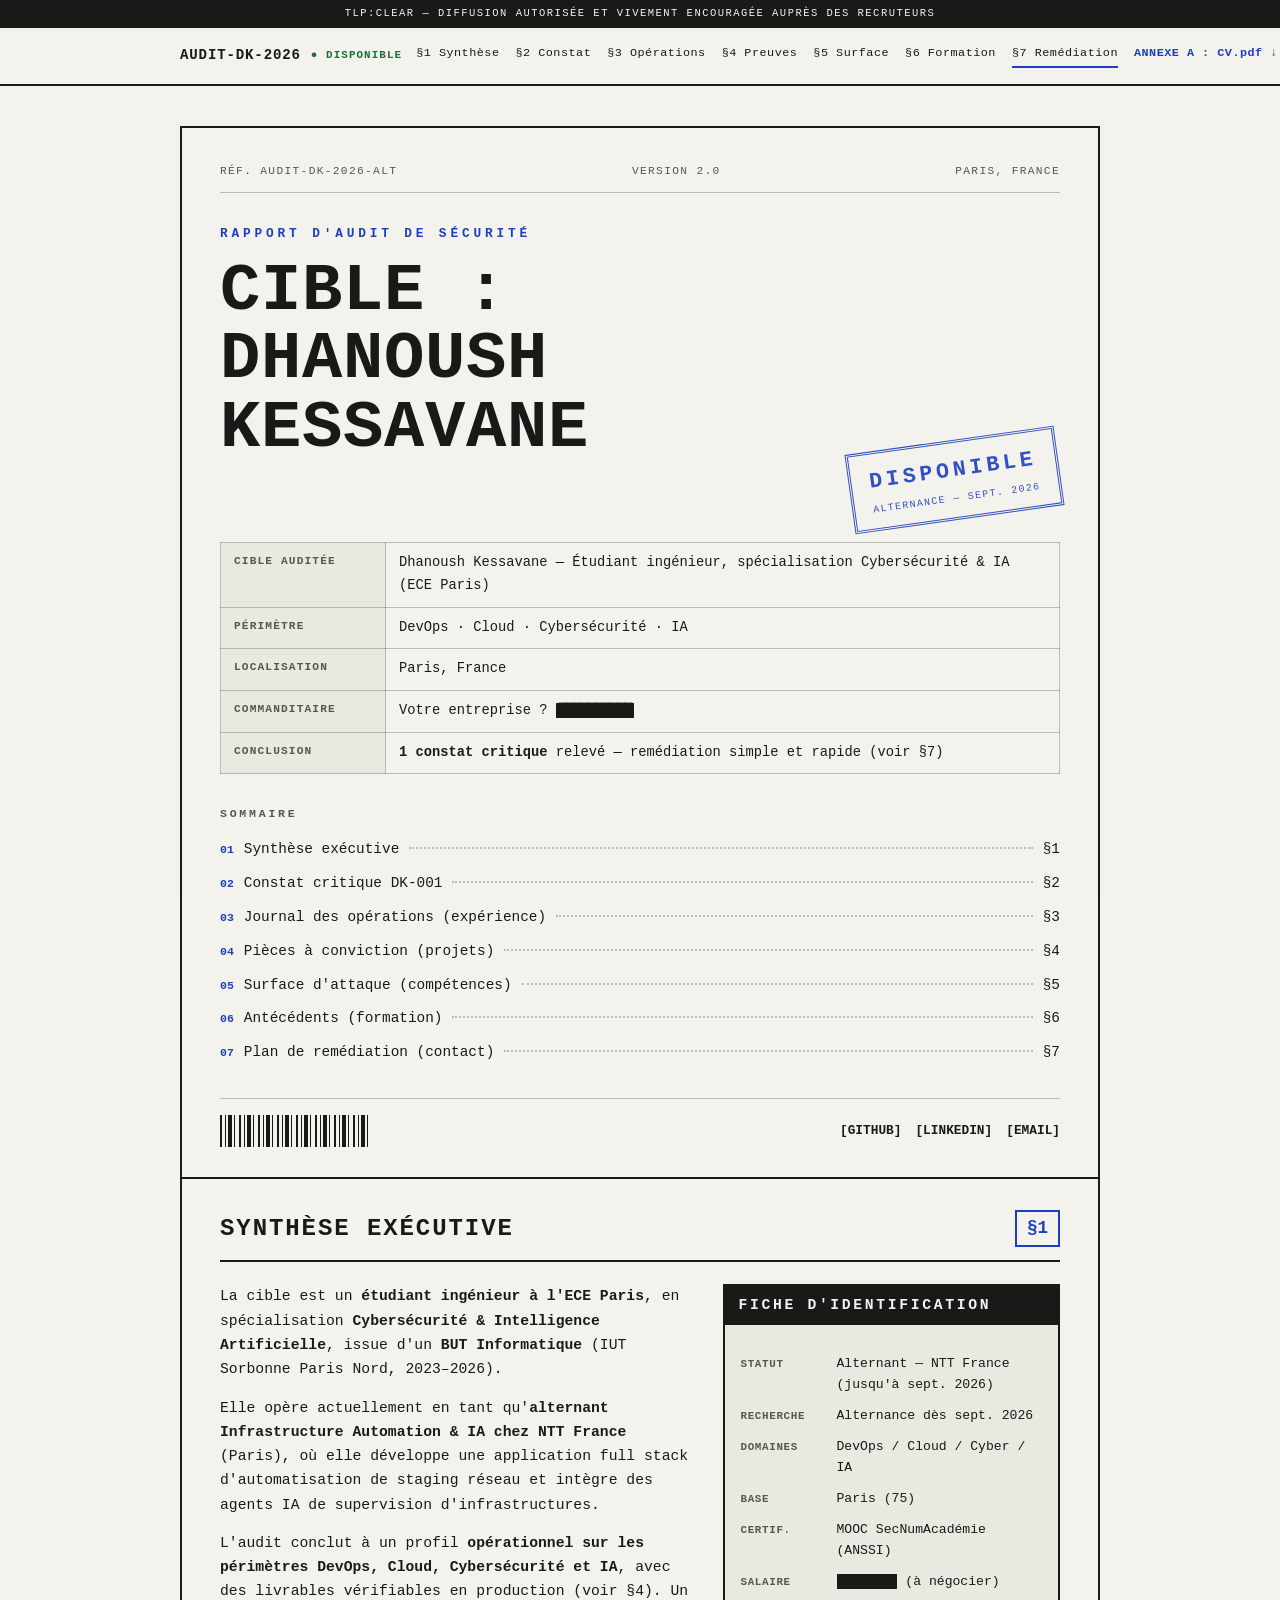
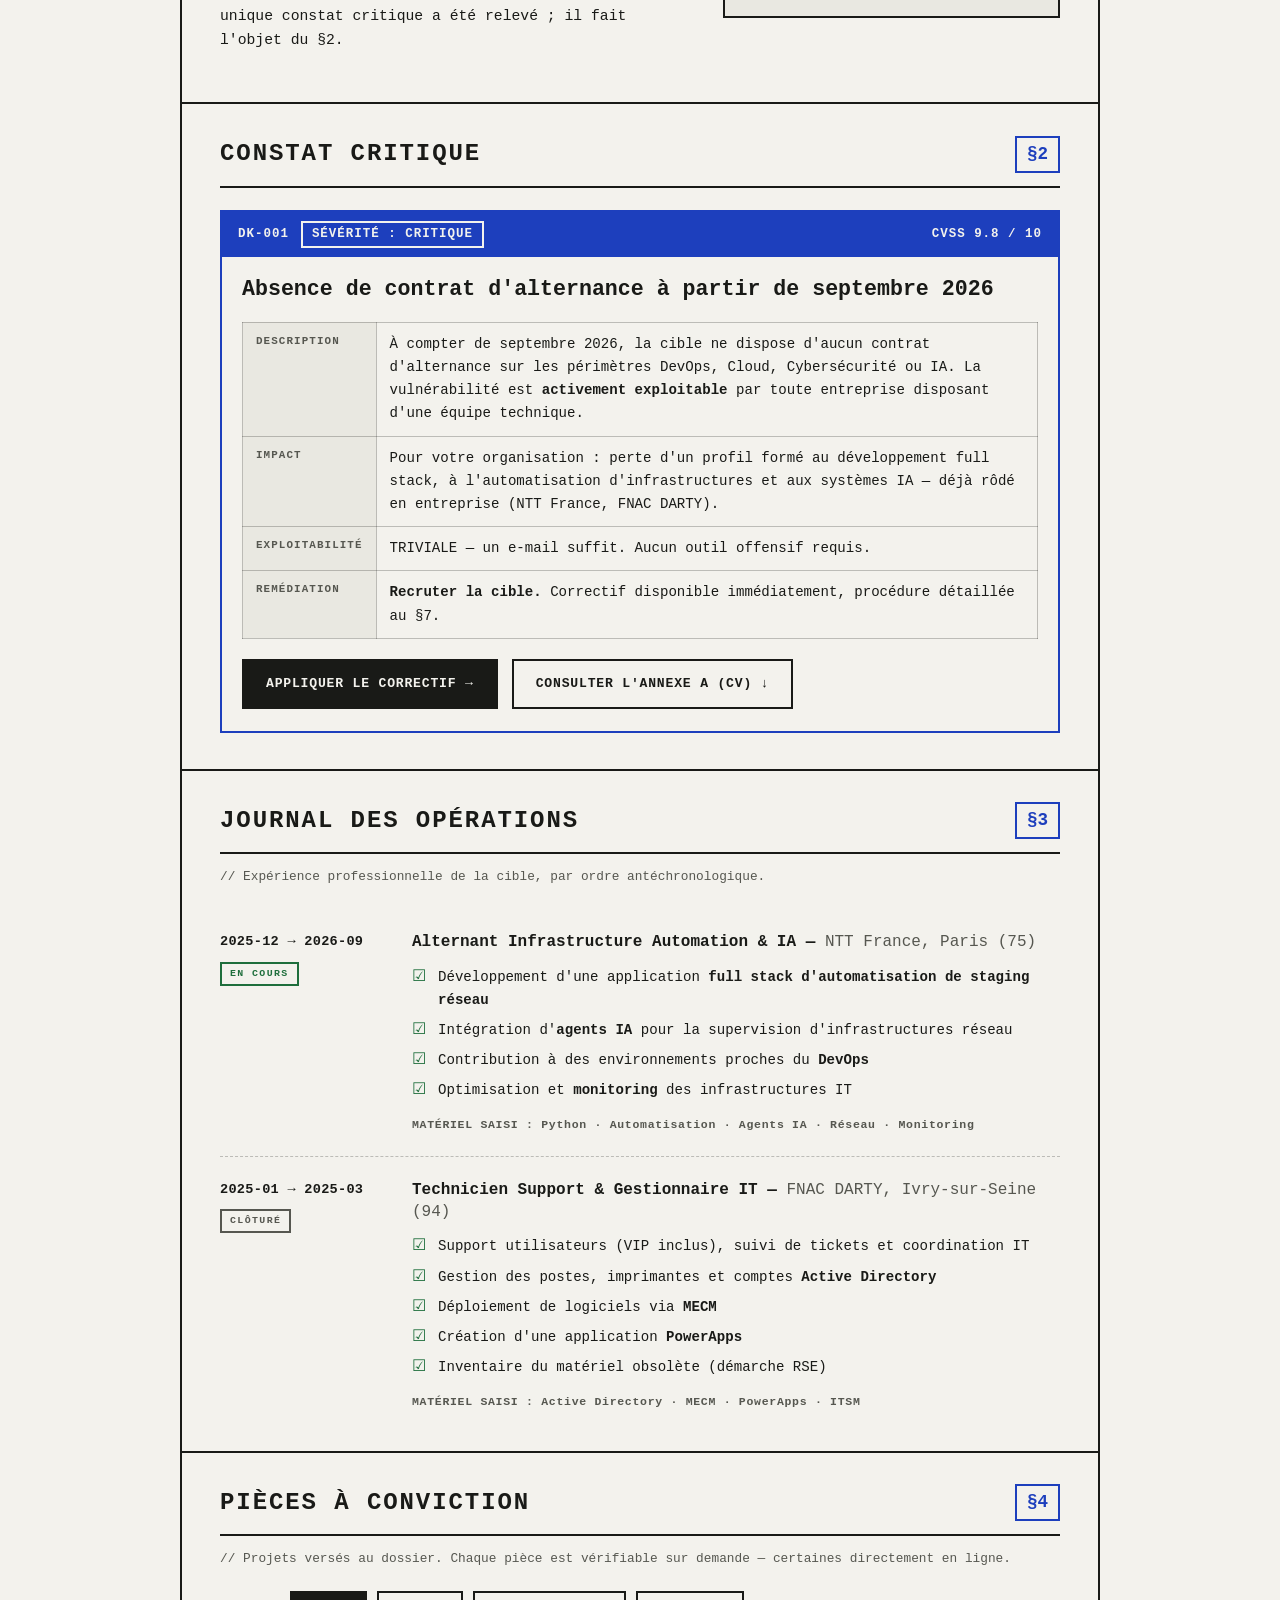
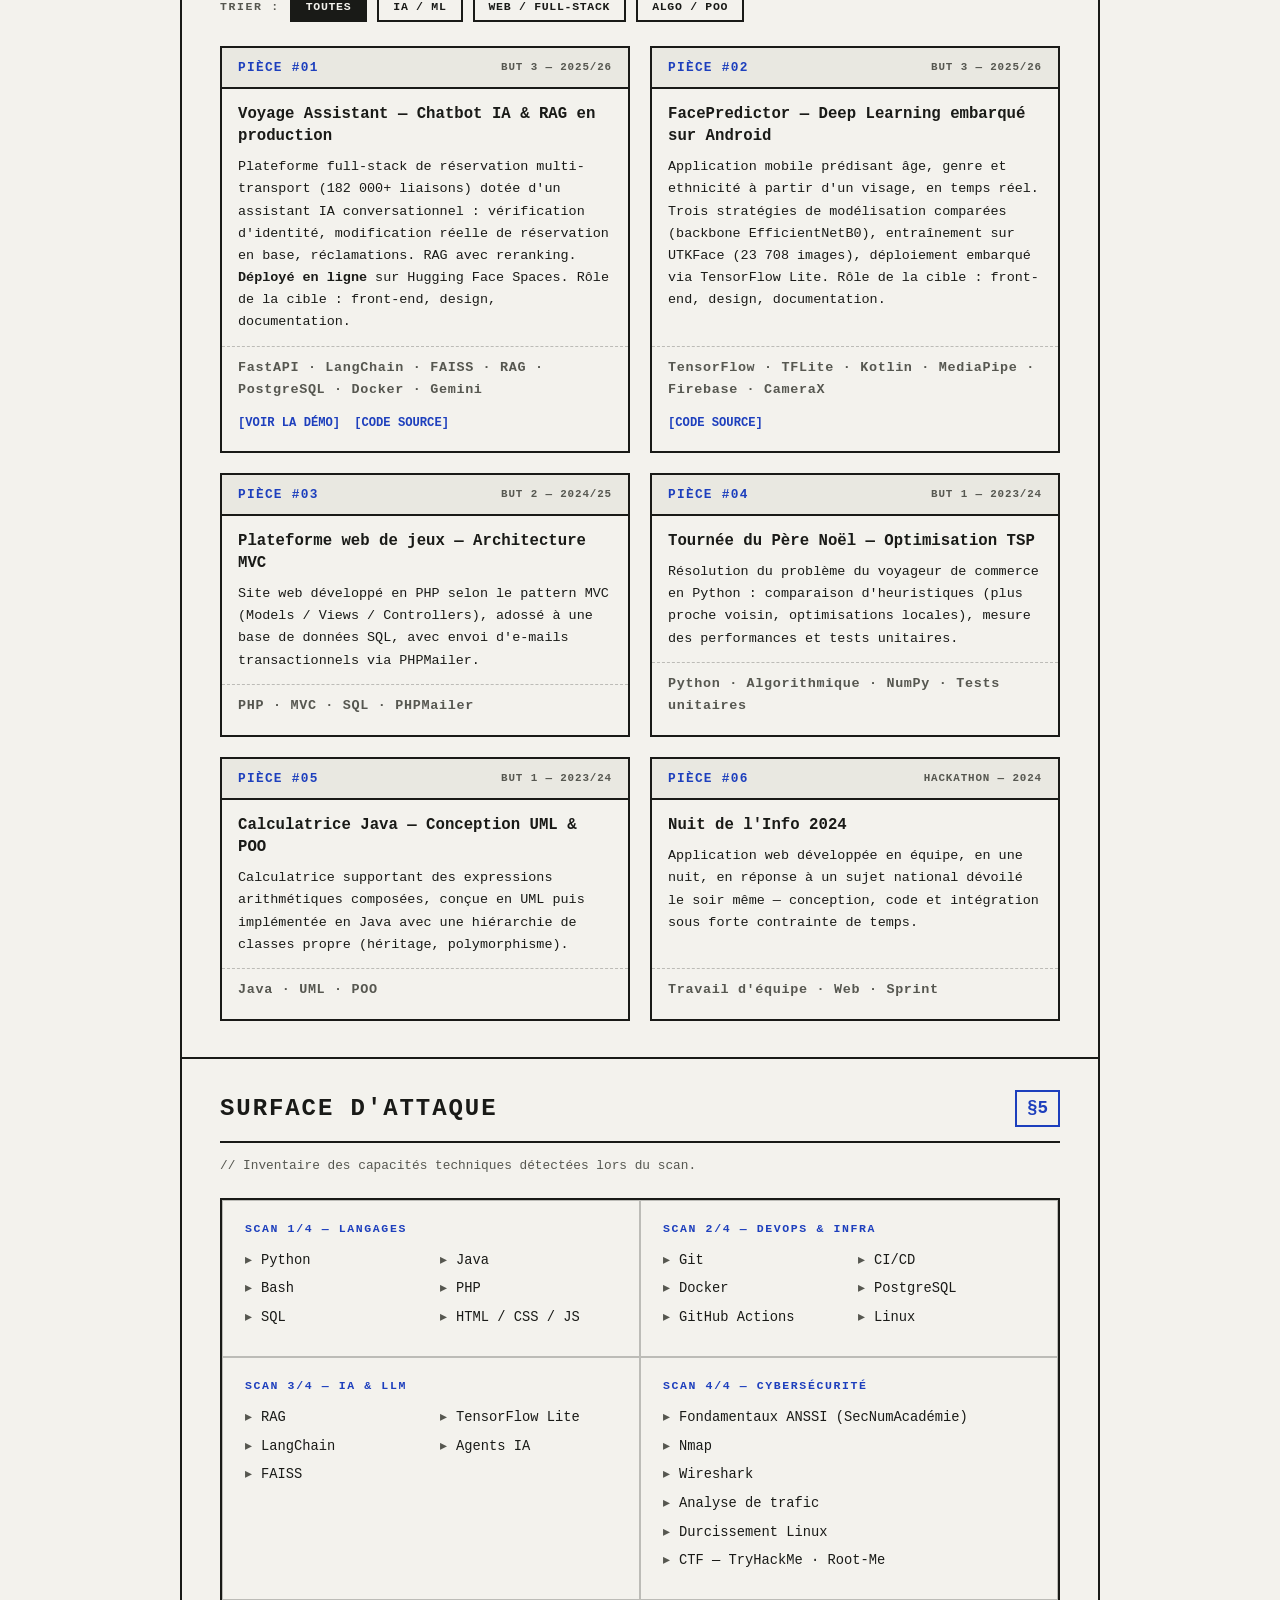
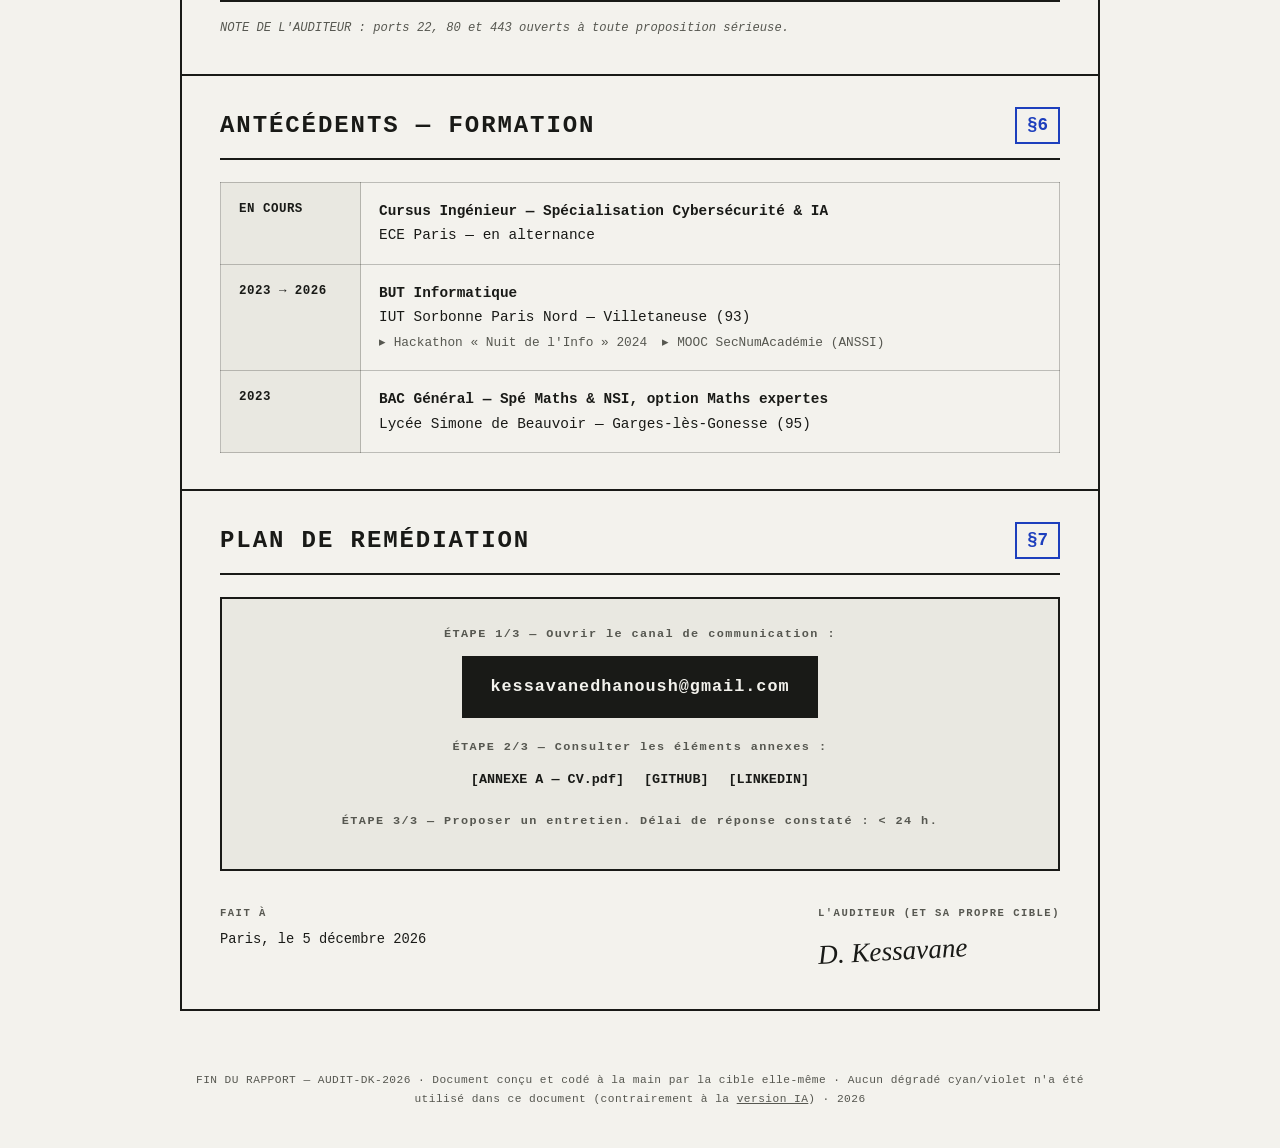
<file: index.html>
<!DOCTYPE html>
<html lang="fr" data-theme="light">
<head>
  <meta charset="UTF-8">
  <meta name="viewport" content="width=device-width, initial-scale=1.0">
  <title>AUDIT-DK-2026 — Dhanoush Kessavane</title>
  <meta name="description" content="Rapport d'audit de sécurité — Cible : Dhanoush Kessavane, étudiant ingénieur Cybersécurité & IA (ECE Paris). Constat critique : aucune alternance détectée à partir de septembre 2026.">
  <link rel="icon" href="data:image/svg+xml,<svg xmlns='http://www.w3.org/2000/svg' viewBox='0 0 100 100'><text y='.9em' font-size='90'>🗂️</text></svg>">
  <link rel="stylesheet" href="css/style.css">
</head>
<body>

  <!-- Bandeau de classification -->
  <div class="classification-strip">
    TLP:CLEAR — DIFFUSION AUTORISÉE ET VIVEMENT ENCOURAGÉE AUPRÈS DES RECRUTEURS
  </div>

  <!-- ===== NAVIGATION ===== -->
  <header class="nav" id="nav">
    <div class="nav-inner">
      <a href="#couverture" class="nav-ref">AUDIT-DK-2026<span class="nav-ref-status">● DISPONIBLE</span></a>
      <nav class="nav-links" id="navLinks">
        <a href="#synthese">§1 Synthèse</a>
        <a href="#constat">§2 Constat</a>
        <a href="#operations">§3 Opérations</a>
        <a href="#preuves">§4 Preuves</a>
        <a href="#surface">§5 Surface</a>
        <a href="#historique">§6 Formation</a>
        <a href="#remediation">§7 Remédiation</a>
        <a href="assets/CV_Dhanoush_Kessavane.pdf" class="nav-annexe" download>ANNEXE A : CV.pdf ↓</a>
      </nav>
      <div class="nav-actions">
        <button class="theme-toggle" id="themeToggle" aria-label="Basculer mode nuit">
          <span class="toggle-light">MODE NUIT</span>
          <span class="toggle-dark">MODE JOUR</span>
        </button>
        <button class="burger" id="burger" aria-label="Menu"><span></span><span></span><span></span></button>
      </div>
    </div>
  </header>

  <main class="report">

    <!-- ===== COUVERTURE ===== -->
    <section class="cover" id="couverture">
      <div class="cover-topline">
        <span>RÉF. AUDIT-DK-2026-ALT</span>
        <span>VERSION 2.0</span>
        <span>PARIS, FRANCE</span>
      </div>

      <p class="cover-kicker">RAPPORT D'AUDIT DE SÉCURITÉ</p>
      <h1 class="cover-title">CIBLE :<br>DHANOUSH<br>KESSAVANE</h1>

      <div class="cover-stamp-zone">
        <div class="stamp">
          <span class="stamp-line1">DISPONIBLE</span>
          <span class="stamp-line2">ALTERNANCE — SEPT. 2026</span>
        </div>
      </div>

      <table class="cover-meta">
        <tr><th>Cible auditée</th><td>Dhanoush Kessavane — Étudiant ingénieur, spécialisation Cybersécurité &amp; IA (ECE Paris)</td></tr>
        <tr><th>Périmètre</th><td>DevOps · Cloud · Cybersécurité · IA</td></tr>
        <tr><th>Localisation</th><td>Paris, France</td></tr>
        <tr><th>Commanditaire</th><td class="redact-cell">Votre entreprise&nbsp;? <span class="redacted" aria-hidden="true">██████████</span></td></tr>
        <tr><th>Conclusion</th><td><strong>1 constat critique</strong> relevé — remédiation simple et rapide (voir §7)</td></tr>
      </table>

      <div class="cover-toc">
        <p class="toc-title">SOMMAIRE</p>
        <ol>
          <li><a href="#synthese"><span>Synthèse exécutive</span><span class="toc-dots"></span><span>§1</span></a></li>
          <li><a href="#constat"><span>Constat critique DK-001</span><span class="toc-dots"></span><span>§2</span></a></li>
          <li><a href="#operations"><span>Journal des opérations (expérience)</span><span class="toc-dots"></span><span>§3</span></a></li>
          <li><a href="#preuves"><span>Pièces à conviction (projets)</span><span class="toc-dots"></span><span>§4</span></a></li>
          <li><a href="#surface"><span>Surface d'attaque (compétences)</span><span class="toc-dots"></span><span>§5</span></a></li>
          <li><a href="#historique"><span>Antécédents (formation)</span><span class="toc-dots"></span><span>§6</span></a></li>
          <li><a href="#remediation"><span>Plan de remédiation (contact)</span><span class="toc-dots"></span><span>§7</span></a></li>
        </ol>
      </div>

      <div class="cover-footer">
        <span class="barcode" aria-hidden="true"></span>
        <div class="cover-links">
          <a href="https://github.com/dkessavane" target="_blank" rel="noopener">[GITHUB]</a>
          <a href="https://www.linkedin.com/in/dhanoush-kessavane/" target="_blank" rel="noopener">[LINKEDIN]</a>
          <a href="mailto:kessavanedhanoush@gmail.com">[EMAIL]</a>
        </div>
      </div>
    </section>

    <!-- ===== §1 SYNTHÈSE ===== -->
    <section class="rsection" id="synthese">
      <header class="rsection-head">
        <h2>SYNTHÈSE EXÉCUTIVE</h2>
        <span class="rsection-num">§1</span>
      </header>

      <div class="two-col">
        <div>
          <p>
            La cible est un <strong>étudiant ingénieur à l'ECE Paris</strong>, en spécialisation
            <strong>Cybersécurité &amp; Intelligence Artificielle</strong>, issue d'un
            <strong>BUT Informatique</strong> (IUT Sorbonne Paris Nord, 2023–2026).
          </p>
          <p>
            Elle opère actuellement en tant qu'<strong>alternant Infrastructure Automation &amp; IA
            chez NTT France</strong> (Paris), où elle développe une application full stack
            d'automatisation de staging réseau et intègre des agents IA de supervision d'infrastructures.
          </p>
          <p>
            L'audit conclut à un profil <strong>opérationnel sur les périmètres DevOps, Cloud,
            Cybersécurité et IA</strong>, avec des livrables vérifiables en production (voir §4).
            Un unique constat critique a été relevé ; il fait l'objet du §2.
          </p>
        </div>
        <aside class="factbox">
          <p class="factbox-title">FICHE D'IDENTIFICATION</p>
          <dl>
            <dt>Statut</dt><dd>Alternant — NTT France (jusqu'à sept. 2026)</dd>
            <dt>Recherche</dt><dd>Alternance dès sept. 2026</dd>
            <dt>Domaines</dt><dd>DevOps / Cloud / Cyber / IA</dd>
            <dt>Base</dt><dd>Paris (75)</dd>
            <dt>Certif.</dt><dd>MOOC SecNumAcadémie (ANSSI)</dd>
            <dt>Salaire</dt><dd><span class="redacted">████████</span> (à négocier)</dd>
          </dl>
        </aside>
      </div>
    </section>

    <!-- ===== §2 CONSTAT CRITIQUE ===== -->
    <section class="rsection" id="constat">
      <header class="rsection-head">
        <h2>CONSTAT CRITIQUE</h2>
        <span class="rsection-num">§2</span>
      </header>

      <article class="finding">
        <div class="finding-head">
          <span class="finding-id">DK-001</span>
          <span class="sev sev-crit">SÉVÉRITÉ : CRITIQUE</span>
          <span class="finding-score">CVSS 9.8 / 10</span>
        </div>
        <h3 class="finding-title">Absence de contrat d'alternance à partir de septembre 2026</h3>
        <table class="finding-table">
          <tr>
            <th>Description</th>
            <td>À compter de septembre 2026, la cible ne dispose d'aucun contrat d'alternance
                sur les périmètres DevOps, Cloud, Cybersécurité ou IA. La vulnérabilité est
                <strong>activement exploitable</strong> par toute entreprise disposant d'une équipe technique.</td>
          </tr>
          <tr>
            <th>Impact</th>
            <td>Pour votre organisation : perte d'un profil formé au développement full stack,
                à l'automatisation d'infrastructures et aux systèmes IA — déjà rôdé en entreprise
                (NTT France, FNAC DARTY).</td>
          </tr>
          <tr>
            <th>Exploitabilité</th>
            <td>TRIVIALE — un e-mail suffit. Aucun outil offensif requis.</td>
          </tr>
          <tr>
            <th>Remédiation</th>
            <td><strong>Recruter la cible.</strong> Correctif disponible immédiatement, procédure détaillée au §7.</td>
          </tr>
        </table>
        <div class="finding-actions">
          <a class="btn-ink" href="mailto:kessavanedhanoush@gmail.com?subject=Remédiation%20DK-001%20—%20Alternance%202026">APPLIQUER LE CORRECTIF →</a>
          <a class="btn-ghost" href="assets/CV_Dhanoush_Kessavane.pdf" download>CONSULTER L'ANNEXE A (CV) ↓</a>
        </div>
      </article>
    </section>

    <!-- ===== §3 OPÉRATIONS ===== -->
    <section class="rsection" id="operations">
      <header class="rsection-head">
        <h2>JOURNAL DES OPÉRATIONS</h2>
        <span class="rsection-num">§3</span>
      </header>
      <p class="rsection-note">// Expérience professionnelle de la cible, par ordre antéchronologique.</p>

      <article class="op">
        <div class="op-time">
          <span class="op-dates">2025-12 → 2026-09</span>
          <span class="op-flag op-flag-live">EN COURS</span>
        </div>
        <div class="op-body">
          <h3>Alternant Infrastructure Automation &amp; IA — <em>NTT France, Paris (75)</em></h3>
          <ul class="checklist">
            <li>Développement d'une application <strong>full stack d'automatisation de staging réseau</strong></li>
            <li>Intégration d'<strong>agents IA</strong> pour la supervision d'infrastructures réseau</li>
            <li>Contribution à des environnements proches du <strong>DevOps</strong></li>
            <li>Optimisation et <strong>monitoring</strong> des infrastructures IT</li>
          </ul>
          <p class="op-stack">MATÉRIEL SAISI : Python · Automatisation · Agents IA · Réseau · Monitoring</p>
        </div>
      </article>

      <article class="op">
        <div class="op-time">
          <span class="op-dates">2025-01 → 2025-03</span>
          <span class="op-flag">CLÔTURÉ</span>
        </div>
        <div class="op-body">
          <h3>Technicien Support &amp; Gestionnaire IT — <em>FNAC DARTY, Ivry-sur-Seine (94)</em></h3>
          <ul class="checklist">
            <li>Support utilisateurs (VIP inclus), suivi de tickets et coordination IT</li>
            <li>Gestion des postes, imprimantes et comptes <strong>Active Directory</strong></li>
            <li>Déploiement de logiciels via <strong>MECM</strong></li>
            <li>Création d'une application <strong>PowerApps</strong></li>
            <li>Inventaire du matériel obsolète (démarche RSE)</li>
          </ul>
          <p class="op-stack">MATÉRIEL SAISI : Active Directory · MECM · PowerApps · ITSM</p>
        </div>
      </article>
    </section>

    <!-- ===== §4 PREUVES ===== -->
    <section class="rsection" id="preuves">
      <header class="rsection-head">
        <h2>PIÈCES À CONVICTION</h2>
        <span class="rsection-num">§4</span>
      </header>
      <p class="rsection-note">// Projets versés au dossier. Chaque pièce est vérifiable sur demande — certaines directement en ligne.</p>

      <div class="filter-bar" id="filterBar">
        <span class="filter-label">TRIER :</span>
        <button class="filter-btn active" data-filter="all">TOUTES</button>
        <button class="filter-btn" data-filter="ia">IA / ML</button>
        <button class="filter-btn" data-filter="web">WEB / FULL-STACK</button>
        <button class="filter-btn" data-filter="algo">ALGO / POO</button>
      </div>

      <div class="evidence-grid" id="projectsGrid">

        <article class="evidence" data-cat="ia web">
          <div class="evidence-head">
            <span class="evidence-id">PIÈCE #01</span>
            <span class="evidence-tag">BUT 3 — 2025/26</span>
          </div>
          <h3>Voyage Assistant — Chatbot IA &amp; RAG en production</h3>
          <p>
            Plateforme full-stack de réservation multi-transport (182 000+ liaisons) dotée d'un
            assistant IA conversationnel : vérification d'identité, modification réelle de réservation
            en base, réclamations. RAG avec reranking. <strong>Déployé en ligne</strong> sur Hugging Face Spaces.
            Rôle de la cible : front-end, design, documentation.
          </p>
          <p class="evidence-stack">FastAPI · LangChain · FAISS · RAG · PostgreSQL · Docker · Gemini</p>
          <div class="evidence-links">
            <a href="https://optimalako-voyage-assistant.hf.space" target="_blank" rel="noopener">[VOIR LA DÉMO]</a>
            <a href="https://github.com/optmlako2004/chatbot" target="_blank" rel="noopener">[CODE SOURCE]</a>
          </div>
        </article>

        <article class="evidence" data-cat="ia">
          <div class="evidence-head">
            <span class="evidence-id">PIÈCE #02</span>
            <span class="evidence-tag">BUT 3 — 2025/26</span>
          </div>
          <h3>FacePredictor — Deep Learning embarqué sur Android</h3>
          <p>
            Application mobile prédisant âge, genre et ethnicité à partir d'un visage, en temps réel.
            Trois stratégies de modélisation comparées (backbone EfficientNetB0), entraînement sur
            UTKFace (23 708 images), déploiement embarqué via TensorFlow Lite.
            Rôle de la cible : front-end, design, documentation.
          </p>
          <p class="evidence-stack">TensorFlow · TFLite · Kotlin · MediaPipe · Firebase · CameraX</p>
          <div class="evidence-links">
            <a href="https://github.com/optmlako2004/face-analysis-deep-learning" target="_blank" rel="noopener">[CODE SOURCE]</a>
          </div>
        </article>

        <article class="evidence" data-cat="web">
          <div class="evidence-head">
            <span class="evidence-id">PIÈCE #03</span>
            <span class="evidence-tag">BUT 2 — 2024/25</span>
          </div>
          <h3>Plateforme web de jeux — Architecture MVC</h3>
          <p>
            Site web développé en PHP selon le pattern MVC (Models / Views / Controllers),
            adossé à une base de données SQL, avec envoi d'e-mails transactionnels via PHPMailer.
          </p>
          <p class="evidence-stack">PHP · MVC · SQL · PHPMailer</p>
        </article>

        <article class="evidence" data-cat="algo">
          <div class="evidence-head">
            <span class="evidence-id">PIÈCE #04</span>
            <span class="evidence-tag">BUT 1 — 2023/24</span>
          </div>
          <h3>Tournée du Père Noël — Optimisation TSP</h3>
          <p>
            Résolution du problème du voyageur de commerce en Python : comparaison d'heuristiques
            (plus proche voisin, optimisations locales), mesure des performances et tests unitaires.
          </p>
          <p class="evidence-stack">Python · Algorithmique · NumPy · Tests unitaires</p>
        </article>

        <article class="evidence" data-cat="algo">
          <div class="evidence-head">
            <span class="evidence-id">PIÈCE #05</span>
            <span class="evidence-tag">BUT 1 — 2023/24</span>
          </div>
          <h3>Calculatrice Java — Conception UML &amp; POO</h3>
          <p>
            Calculatrice supportant des expressions arithmétiques composées, conçue en UML puis
            implémentée en Java avec une hiérarchie de classes propre (héritage, polymorphisme).
          </p>
          <p class="evidence-stack">Java · UML · POO</p>
        </article>

        <article class="evidence" data-cat="web">
          <div class="evidence-head">
            <span class="evidence-id">PIÈCE #06</span>
            <span class="evidence-tag">HACKATHON — 2024</span>
          </div>
          <h3>Nuit de l'Info 2024</h3>
          <p>
            Application web développée en équipe, en une nuit, en réponse à un sujet national
            dévoilé le soir même — conception, code et intégration sous forte contrainte de temps.
          </p>
          <p class="evidence-stack">Travail d'équipe · Web · Sprint</p>
        </article>

      </div>
    </section>

    <!-- ===== §5 SURFACE D'ATTAQUE ===== -->
    <section class="rsection" id="surface">
      <header class="rsection-head">
        <h2>SURFACE D'ATTAQUE</h2>
        <span class="rsection-num">§5</span>
      </header>
      <p class="rsection-note">// Inventaire des capacités techniques détectées lors du scan.</p>

      <div class="inventory">
        <div class="inv-block">
          <p class="inv-head">SCAN 1/4 — LANGAGES</p>
          <ul>
            <li>Python</li><li>Bash</li><li>SQL</li><li>Java</li><li>PHP</li><li>HTML / CSS / JS</li>
          </ul>
        </div>
        <div class="inv-block">
          <p class="inv-head">SCAN 2/4 — DEVOPS &amp; INFRA</p>
          <ul>
            <li>Git</li><li>Docker</li><li>GitHub Actions</li><li>CI/CD</li><li>PostgreSQL</li><li>Linux</li>
          </ul>
        </div>
        <div class="inv-block">
          <p class="inv-head">SCAN 3/4 — IA &amp; LLM</p>
          <ul>
            <li>RAG</li><li>LangChain</li><li>FAISS</li><li>TensorFlow Lite</li><li>Agents IA</li>
          </ul>
        </div>
        <div class="inv-block">
          <p class="inv-head">SCAN 4/4 — CYBERSÉCURITÉ</p>
          <ul>
            <li>Fondamentaux ANSSI (SecNumAcadémie)</li>
            <li>Nmap</li><li>Wireshark</li><li>Analyse de trafic</li>
            <li>Durcissement Linux</li><li>CTF — TryHackMe · Root-Me</li>
          </ul>
        </div>
      </div>
      <p class="inv-footnote">NOTE DE L'AUDITEUR : ports 22, 80 et 443 ouverts à toute proposition sérieuse.</p>
    </section>

    <!-- ===== §6 ANTÉCÉDENTS ===== -->
    <section class="rsection" id="historique">
      <header class="rsection-head">
        <h2>ANTÉCÉDENTS — FORMATION</h2>
        <span class="rsection-num">§6</span>
      </header>

      <table class="records">
        <tr>
          <td class="rec-date">EN COURS</td>
          <td class="rec-body">
            <strong>Cursus Ingénieur — Spécialisation Cybersécurité &amp; IA</strong><br>
            ECE Paris — en alternance
          </td>
        </tr>
        <tr>
          <td class="rec-date">2023 → 2026</td>
          <td class="rec-body">
            <strong>BUT Informatique</strong><br>
            IUT Sorbonne Paris Nord — Villetaneuse (93)<br>
            <span class="rec-extra">▸ Hackathon « Nuit de l'Info » 2024&nbsp;&nbsp;▸ MOOC SecNumAcadémie (ANSSI)</span>
          </td>
        </tr>
        <tr>
          <td class="rec-date">2023</td>
          <td class="rec-body">
            <strong>BAC Général — Spé Maths &amp; NSI, option Maths expertes</strong><br>
            Lycée Simone de Beauvoir — Garges-lès-Gonesse (95)
          </td>
        </tr>
      </table>
    </section>

    <!-- ===== §7 REMÉDIATION ===== -->
    <section class="rsection rsection-last" id="remediation">
      <header class="rsection-head">
        <h2>PLAN DE REMÉDIATION</h2>
        <span class="rsection-num">§7</span>
      </header>

      <div class="remediation-box">
        <p class="remediation-step">ÉTAPE 1/3 — Ouvrir le canal de communication :</p>
        <a class="btn-ink btn-big" href="mailto:kessavanedhanoush@gmail.com?subject=Remédiation%20DK-001%20—%20Alternance%202026">kessavanedhanoush@gmail.com</a>
        <p class="remediation-step">ÉTAPE 2/3 — Consulter les éléments annexes :</p>
        <div class="remediation-links">
          <a href="assets/CV_Dhanoush_Kessavane.pdf" download>[ANNEXE A — CV.pdf]</a>
          <a href="https://github.com/dkessavane" target="_blank" rel="noopener">[GITHUB]</a>
          <a href="https://www.linkedin.com/in/dhanoush-kessavane/" target="_blank" rel="noopener">[LINKEDIN]</a>
        </div>
        <p class="remediation-step">ÉTAPE 3/3 — Proposer un entretien. Délai de réponse constaté : &lt; 24 h.</p>
      </div>

      <div class="signoff">
        <div>
          <p class="signoff-label">FAIT À</p>
          <p>Paris, le <span id="today"></span></p>
        </div>
        <div>
          <p class="signoff-label">L'AUDITEUR (ET SA PROPRE CIBLE)</p>
          <p class="signature">D. Kessavane</p>
        </div>
      </div>
    </section>

  </main>

  <footer class="footer">
    <p>FIN DU RAPPORT — AUDIT-DK-2026 · Document conçu et codé à la main par la cible elle-même · Aucun dégradé cyan/violet n'a été utilisé dans ce document (contrairement à la <a href="ia/index.html">version IA</a>) · <span id="year"></span></p>
  </footer>

  <script src="js/main.js"></script>
</body>
</html>
</file>
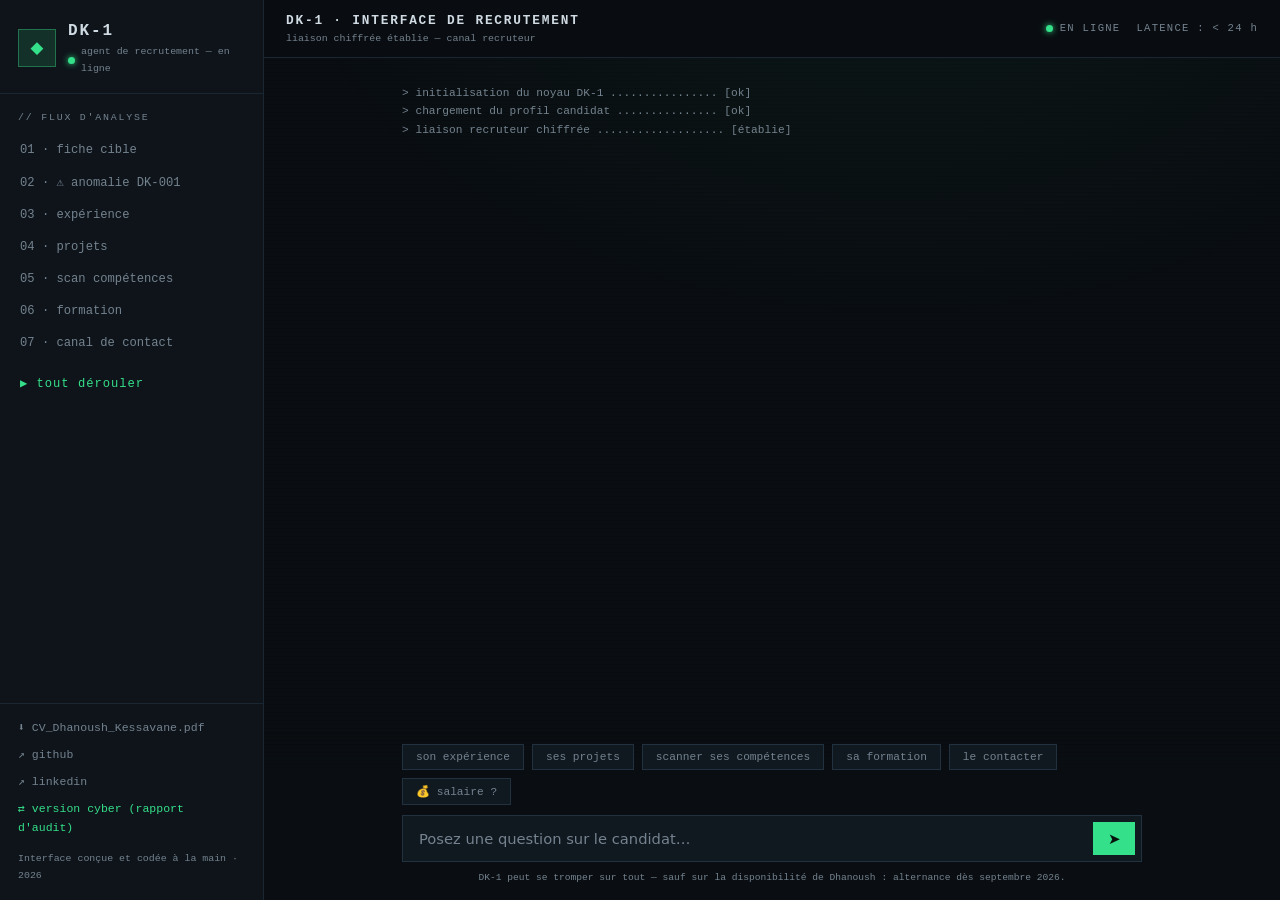
<file: ia/index.html>
<!DOCTYPE html>
<html lang="fr">
<head>
  <meta charset="UTF-8">
  <meta name="viewport" content="width=device-width, initial-scale=1.0">
  <title>DK-1 — Interface de recrutement · Dhanoush Kessavane</title>
  <meta name="description" content="DK-1, agent conversationnel chargé du recrutement de Dhanoush Kessavane — étudiant ingénieur Cybersécurité & IA (ECE Paris). Anomalie détectée : aucune alternance après septembre 2026.">
  <link rel="icon" href="data:image/svg+xml,<svg xmlns='http://www.w3.org/2000/svg' viewBox='0 0 100 100'><text y='.9em' font-size='90'>🎯</text></svg>">
  <link rel="stylesheet" href="css/style.css">
</head>
<body>

<div class="app">

  <!-- ===== SIDEBAR ===== -->
  <aside class="sidebar" id="sidebar">
    <div class="side-head">
      <span class="side-logo" aria-hidden="true">◆</span>
      <div>
        <p class="side-title">DK-1</p>
        <p class="side-sub"><span class="dot dot-on"></span>agent de recrutement — en ligne</p>
      </div>
    </div>

    <p class="side-label">// FLUX D'ANALYSE</p>
    <nav class="side-nav" id="sideNav">
      <button data-goto="msg-profil">01 · fiche cible</button>
      <button data-goto="msg-dispo">02 · ⚠ anomalie DK-001</button>
      <button data-topic="experience">03 · expérience</button>
      <button data-topic="projets">04 · projets</button>
      <button data-topic="competences">05 · scan compétences</button>
      <button data-topic="formation">06 · formation</button>
      <button data-topic="contact">07 · canal de contact</button>
      <button data-run="all" class="side-run">▶ tout dérouler</button>
    </nav>

    <div class="side-foot">
      <a href="../assets/CV_Dhanoush_Kessavane.pdf" download>⬇ CV_Dhanoush_Kessavane.pdf</a>
      <a href="https://github.com/dkessavane" target="_blank" rel="noopener">↗ github</a>
      <a href="https://www.linkedin.com/in/dhanoush-kessavane/" target="_blank" rel="noopener">↗ linkedin</a>
      <a href="../index.html" class="side-alt">⇄ version cyber (rapport d'audit)</a>
      <p class="side-note">Interface conçue et codée à la main · <span id="year"></span></p>
    </div>
  </aside>
  <div class="side-overlay" id="sideOverlay"></div>

  <!-- ===== ZONE PRINCIPALE ===== -->
  <div class="main">

    <header class="chat-head">
      <button class="burger" id="burger" aria-label="Menu"><span></span><span></span><span></span></button>
      <div class="head-id">
        <span class="head-title">DK-1 · INTERFACE DE RECRUTEMENT</span>
        <span class="head-sub">liaison chiffrée établie — canal recruteur</span>
      </div>
      <div class="head-status">
        <span class="head-metric"><span class="dot dot-on"></span>EN LIGNE</span>
        <span class="head-metric head-metric-hide">LATENCE&nbsp;: &lt;&nbsp;24&nbsp;h</span>
      </div>
    </header>

    <main class="chat" id="chat" aria-live="polite">
      <pre class="boot" id="boot" aria-hidden="true"></pre>
      <noscript>
        <div class="noscript">
          <p><strong>DK-1 a besoin de JavaScript pour converser.</strong>
          En attendant : <a href="../index.html">version cyber du portfolio</a> ·
          <a href="../assets/CV_Dhanoush_Kessavane.pdf" download>CV.pdf</a> ·
          <a href="mailto:kessavanedhanoush@gmail.com">kessavanedhanoush@gmail.com</a></p>
        </div>
      </noscript>
    </main>

    <div class="composer">
      <div class="chips" id="chips">
        <button data-topic="experience">son expérience</button>
        <button data-topic="projets">ses projets</button>
        <button data-topic="competences">scanner ses compétences</button>
        <button data-topic="formation">sa formation</button>
        <button data-topic="contact">le contacter</button>
        <button data-topic="salaire">💰 salaire ?</button>
      </div>
      <form class="composer-form" id="composerForm" autocomplete="off">
        <input type="text" id="composerInput" placeholder="Posez une question sur le candidat…" aria-label="Votre question">
        <button type="submit" aria-label="Envoyer">➤</button>
      </form>
      <p class="composer-note">DK-1 peut se tromper sur tout — sauf sur la disponibilité de Dhanoush : alternance dès septembre 2026.</p>
    </div>

  </div>
</div>

<!-- ================= TEMPLATES DES PANNEAUX ================= -->

<template id="tpl-profil">
  <div class="hud">
    <div class="hud-head"><span>CIBLE IDENTIFIÉE</span><span class="hud-flag"><span class="dot dot-on"></span>VERROUILLÉE</span></div>
    <div class="hud-body profil-grid">
      <div class="reticle" aria-hidden="true">
        <div class="ret-ring"></div>
        <div class="ret-cross"></div>
        <span class="ret-tag">SCAN</span>
      </div>
      <dl class="profil-data">
        <dt>nom</dt><dd>KESSAVANE Dhanoush</dd>
        <dt>classe</dt><dd>Étudiant ingénieur — Cybersécurité &amp; IA (ECE Paris)</dd>
        <dt>origine</dt><dd>BUT Informatique — IUT Sorbonne Paris Nord (2023 → 2026)</dd>
        <dt>position</dt><dd>Paris (75)</dd>
        <dt>occupation</dt><dd>Alternant Infrastructure Automation &amp; IA — NTT France</dd>
        <dt>alignement</dt><dd>MOOC SecNumAcadémie (ANSSI)</dd>
        <dt>disponibilité</dt><dd class="hl">alternance dès septembre 2026</dd>
      </dl>
    </div>
  </div>
</template>

<template id="tpl-alerte">
  <div class="hud hud-crit">
    <div class="hud-head"><span>⚠ ANOMALIE CRITIQUE — RÉF. DK-001</span><span class="hud-flag hud-flag-crit"><span class="dot dot-crit"></span>NON RÉSOLUE</span></div>
    <div class="hud-body">
      <p class="alert-main">Aucun contrat d'alternance détecté à partir de <strong>septembre 2026</strong> sur les périmètres DevOps, Cloud, Cybersécurité et IA.</p>
      <dl class="alert-data">
        <dt>impact</dt><dd>perte d'un profil formé au développement full stack, à l'automatisation d'infrastructures et aux systèmes IA — déjà rôdé en entreprise (NTT France, FNAC DARTY)</dd>
        <dt>exploitabilité</dt><dd>TRIVIALE — un e-mail suffit, aucun outil offensif requis</dd>
        <dt>correctif</dt><dd>recruter la cible — disponible immédiatement</dd>
      </dl>
      <div class="hud-actions">
        <a class="btn-hud btn-hud-solid" href="mailto:kessavanedhanoush@gmail.com?subject=Correctif%20DK-001%20—%20Alternance%202026">▶ APPLIQUER LE CORRECTIF</a>
        <a class="btn-hud" href="../assets/CV_Dhanoush_Kessavane.pdf" download>⬇ CV.PDF</a>
      </div>
    </div>
  </div>
</template>

<template id="tpl-experience">
  <div class="hud">
    <div class="hud-head"><span>ARCHIVES — OPÉRATIONS</span><span class="hud-flag">2 ENTRÉES</span></div>
    <div class="hud-body">
      <article class="op">
        <div class="op-meta">
          <span class="op-dates">2025-12 → 2026-09</span>
          <span class="op-flag op-flag-live">EN COURS</span>
        </div>
        <h3>Alternant Infrastructure Automation &amp; IA — <em>NTT France, Paris (75)</em></h3>
        <ul class="checklist">
          <li>développement d'une application <strong>full stack d'automatisation de staging réseau</strong></li>
          <li>intégration d'<strong>agents IA</strong> pour la supervision d'infrastructures réseau</li>
          <li>contribution à des environnements proches du <strong>DevOps</strong></li>
          <li>optimisation et <strong>monitoring</strong> des infrastructures IT</li>
        </ul>
        <p class="op-stack">matériel saisi : Python · Automatisation · Agents IA · Réseau · Monitoring</p>
      </article>
      <article class="op">
        <div class="op-meta">
          <span class="op-dates">2025-01 → 2025-03</span>
          <span class="op-flag">TERMINÉE</span>
        </div>
        <h3>Technicien Support &amp; Gestionnaire IT — <em>FNAC DARTY, Ivry-sur-Seine (94)</em></h3>
        <ul class="checklist">
          <li>support utilisateurs (VIP inclus), suivi de tickets et coordination IT</li>
          <li>gestion des postes, imprimantes et comptes <strong>Active Directory</strong></li>
          <li>déploiement de logiciels via <strong>MECM</strong></li>
          <li>création d'une application <strong>PowerApps</strong></li>
          <li>inventaire du matériel obsolète (démarche RSE)</li>
        </ul>
        <p class="op-stack">matériel saisi : Active Directory · MECM · PowerApps · ITSM</p>
      </article>
    </div>
  </div>
</template>

<template id="tpl-projets">
  <div class="hud">
    <div class="hud-head"><span>EXTRACTION — PROJETS</span><span class="hud-flag">6 ÉLÉMENTS</span></div>
    <div class="hud-body">
      <div class="filter-bar">
        <button class="filter-btn active" data-filter="all">tous</button>
        <button class="filter-btn" data-filter="ia">ia / ml</button>
        <button class="filter-btn" data-filter="web">web / full-stack</button>
        <button class="filter-btn" data-filter="algo">algo / poo</button>
      </div>
      <div class="proj-grid">

        <article class="proj" data-cat="ia web">
          <div class="proj-head"><span class="proj-id">PIÈCE #01</span><span class="proj-tag">BUT 3 — 2025/26</span></div>
          <h3>Voyage Assistant — Chatbot IA &amp; RAG en production</h3>
          <p>Plateforme full-stack de réservation multi-transport (182 000+ liaisons) dotée d'un assistant IA
             conversationnel : vérification d'identité, modification réelle de réservation en base, réclamations.
             RAG avec reranking. <strong>Déployé en ligne</strong> sur Hugging Face Spaces.
             Rôle : front-end, design, documentation.</p>
          <p class="proj-stack">FastAPI · LangChain · FAISS · RAG · PostgreSQL · Docker · Gemini</p>
          <div class="proj-links">
            <a href="https://optimalako-voyage-assistant.hf.space" target="_blank" rel="noopener">[DÉMO LIVE]</a>
            <a href="https://github.com/optmlako2004/chatbot" target="_blank" rel="noopener">[CODE]</a>
          </div>
        </article>

        <article class="proj" data-cat="ia">
          <div class="proj-head"><span class="proj-id">PIÈCE #02</span><span class="proj-tag">BUT 3 — 2025/26</span></div>
          <h3>FacePredictor — Deep Learning embarqué sur Android</h3>
          <p>Application mobile prédisant âge, genre et ethnicité à partir d'un visage, en temps réel.
             Trois stratégies de modélisation comparées (backbone EfficientNetB0), entraînement sur UTKFace
             (23 708 images), déploiement embarqué via TensorFlow Lite. Rôle : front-end, design, documentation.</p>
          <p class="proj-stack">TensorFlow · TFLite · Kotlin · MediaPipe · Firebase · CameraX</p>
          <div class="proj-links">
            <a href="https://github.com/optmlako2004/face-analysis-deep-learning" target="_blank" rel="noopener">[CODE]</a>
          </div>
        </article>

        <article class="proj" data-cat="web">
          <div class="proj-head"><span class="proj-id">PIÈCE #03</span><span class="proj-tag">BUT 2 — 2024/25</span></div>
          <h3>Plateforme web de jeux — Architecture MVC</h3>
          <p>Site web développé en PHP selon le pattern MVC (Models / Views / Controllers), adossé à une base
             de données SQL, avec envoi d'e-mails transactionnels via PHPMailer.</p>
          <p class="proj-stack">PHP · MVC · SQL · PHPMailer</p>
        </article>

        <article class="proj" data-cat="algo">
          <div class="proj-head"><span class="proj-id">PIÈCE #04</span><span class="proj-tag">BUT 1 — 2023/24</span></div>
          <h3>Tournée du Père Noël — Optimisation TSP</h3>
          <p>Résolution du problème du voyageur de commerce en Python : comparaison d'heuristiques (plus proche
             voisin, optimisations locales), mesure des performances et tests unitaires.</p>
          <p class="proj-stack">Python · Algorithmique · NumPy · Tests unitaires</p>
        </article>

        <article class="proj" data-cat="algo">
          <div class="proj-head"><span class="proj-id">PIÈCE #05</span><span class="proj-tag">BUT 1 — 2023/24</span></div>
          <h3>Calculatrice Java — Conception UML &amp; POO</h3>
          <p>Calculatrice supportant des expressions arithmétiques composées, conçue en UML puis implémentée
             en Java avec une hiérarchie de classes propre (héritage, polymorphisme).</p>
          <p class="proj-stack">Java · UML · POO</p>
        </article>

        <article class="proj" data-cat="web">
          <div class="proj-head"><span class="proj-id">PIÈCE #06</span><span class="proj-tag">HACKATHON — 2024</span></div>
          <h3>Nuit de l'Info 2024</h3>
          <p>Application web développée en équipe, en une nuit, en réponse à un sujet national dévoilé le soir
             même — conception, code et intégration sous forte contrainte de temps.</p>
          <p class="proj-stack">Travail d'équipe · Web · Sprint</p>
        </article>

      </div>
    </div>
  </div>
</template>

<template id="tpl-scan">
  <div class="hud">
    <div class="hud-head"><span>SCAN DES CAPACITÉS</span><span class="hud-flag"><span class="dot dot-on"></span>ANALYSE</span></div>
    <div class="hud-body scan-body">
      <div class="scan-block">
        <p class="scan-title">SCAN 1/4 — LANGAGES</p>
        <div class="scan-row"><span>Python</span><span class="bar"><i style="--w:96%"></i></span><b>ok</b></div>
        <div class="scan-row"><span>Bash</span><span class="bar"><i style="--w:88%"></i></span><b>ok</b></div>
        <div class="scan-row"><span>SQL</span><span class="bar"><i style="--w:90%"></i></span><b>ok</b></div>
        <div class="scan-row"><span>Java</span><span class="bar"><i style="--w:84%"></i></span><b>ok</b></div>
        <div class="scan-row"><span>PHP</span><span class="bar"><i style="--w:82%"></i></span><b>ok</b></div>
        <div class="scan-row"><span>HTML / CSS / JS</span><span class="bar"><i style="--w:92%"></i></span><b>ok</b></div>
      </div>
      <div class="scan-block">
        <p class="scan-title">SCAN 2/4 — DEVOPS &amp; INFRA</p>
        <div class="scan-row"><span>Git</span><span class="bar"><i style="--w:94%"></i></span><b>ok</b></div>
        <div class="scan-row"><span>Docker</span><span class="bar"><i style="--w:90%"></i></span><b>ok</b></div>
        <div class="scan-row"><span>GitHub Actions · CI/CD</span><span class="bar"><i style="--w:86%"></i></span><b>ok</b></div>
        <div class="scan-row"><span>PostgreSQL</span><span class="bar"><i style="--w:85%"></i></span><b>ok</b></div>
        <div class="scan-row"><span>Linux</span><span class="bar"><i style="--w:91%"></i></span><b>ok</b></div>
      </div>
      <div class="scan-block">
        <p class="scan-title">SCAN 3/4 — IA &amp; LLM</p>
        <div class="scan-row"><span>RAG</span><span class="bar"><i style="--w:93%"></i></span><b>ok</b></div>
        <div class="scan-row"><span>LangChain</span><span class="bar"><i style="--w:89%"></i></span><b>ok</b></div>
        <div class="scan-row"><span>FAISS</span><span class="bar"><i style="--w:87%"></i></span><b>ok</b></div>
        <div class="scan-row"><span>TensorFlow Lite</span><span class="bar"><i style="--w:84%"></i></span><b>ok</b></div>
        <div class="scan-row"><span>Agents IA</span><span class="bar"><i style="--w:90%"></i></span><b>ok</b></div>
      </div>
      <div class="scan-block">
        <p class="scan-title">SCAN 4/4 — CYBERSÉCURITÉ</p>
        <div class="scan-row"><span>Fondamentaux ANSSI</span><span class="bar"><i style="--w:92%"></i></span><b>ok</b></div>
        <div class="scan-row"><span>Nmap · Wireshark</span><span class="bar"><i style="--w:88%"></i></span><b>ok</b></div>
        <div class="scan-row"><span>Analyse de trafic</span><span class="bar"><i style="--w:86%"></i></span><b>ok</b></div>
        <div class="scan-row"><span>Durcissement Linux</span><span class="bar"><i style="--w:85%"></i></span><b>ok</b></div>
        <div class="scan-row"><span>CTF — TryHackMe · Root-Me</span><span class="bar"><i style="--w:87%"></i></span><b>ok</b></div>
      </div>
      <p class="scan-verdict">VERDICT : OPÉRATIONNEL — ports 22, 80 et 443 ouverts à toute proposition sérieuse.</p>
    </div>
  </div>
</template>

<template id="tpl-formation">
  <div class="hud">
    <div class="hud-head"><span>HISTORIQUE — FORMATION</span><span class="hud-flag">3 ENTRÉES</span></div>
    <div class="hud-body">
      <div class="edu">
        <span class="edu-date">EN COURS</span>
        <div>
          <strong>Cursus Ingénieur — Spécialisation Cybersécurité &amp; IA</strong><br>
          ECE Paris — en alternance
        </div>
      </div>
      <div class="edu">
        <span class="edu-date">2023 → 2026</span>
        <div>
          <strong>BUT Informatique</strong><br>
          IUT Sorbonne Paris Nord — Villetaneuse (93)<br>
          <span class="edu-extra">▸ Hackathon « Nuit de l'Info » 2024&nbsp;&nbsp;▸ MOOC SecNumAcadémie (ANSSI)</span>
        </div>
      </div>
      <div class="edu">
        <span class="edu-date">2023</span>
        <div>
          <strong>BAC Général — Spé Maths &amp; NSI, option Maths expertes</strong><br>
          Lycée Simone de Beauvoir — Garges-lès-Gonesse (95)
        </div>
      </div>
    </div>
  </div>
</template>

<template id="tpl-contact">
  <div class="hud">
    <div class="hud-head"><span>CANAL DE COMMUNICATION</span><span class="hud-flag"><span class="dot dot-on"></span>OUVERT</span></div>
    <div class="hud-body">
      <div class="hud-actions contact-main">
        <a class="btn-hud btn-hud-solid btn-hud-big" href="mailto:kessavanedhanoush@gmail.com?subject=Alternance%202026%20—%20correctif%20DK-001">▶ kessavanedhanoush@gmail.com</a>
      </div>
      <div class="hud-actions">
        <a class="btn-hud" href="../assets/CV_Dhanoush_Kessavane.pdf" download>⬇ CV.PDF</a>
        <a class="btn-hud" href="https://github.com/dkessavane" target="_blank" rel="noopener">GITHUB ↗</a>
        <a class="btn-hud" href="https://www.linkedin.com/in/dhanoush-kessavane/" target="_blank" rel="noopener">LINKEDIN ↗</a>
      </div>
      <p class="contact-note">latence constatée : &lt; 24 h · réponse garantie à toute proposition sérieuse</p>
      <p class="signature">D. Kessavane</p>
    </div>
  </div>
</template>

<script src="js/main.js"></script>
</body>
</html>
</file>
<file: css/style.css>
/* ==========================================================================
   AUDIT-DK-2026 — Portfolio « rapport d'audit » de Dhanoush Kessavane
   Esthétique dossier papier : encre, tampons, tables réglées, zéro dégradé.
   Thèmes : light « papier » (défaut) / dark « mode nuit »
   ========================================================================== */

:root {
  --mono: "Cascadia Code", Consolas, "Courier New", monospace;
  --serif: Georgia, "Times New Roman", serif;
  --max-w: 960px;
  --nav-h: 58px;
  --strip-h: 28px;
}

html[data-theme="light"] {
  --paper: #f3f2ed;
  --paper-2: #e9e8e1;
  --ink: #191a17;
  --ink-soft: #565750;
  --rule: #191a17;
  --rule-soft: rgba(25, 26, 23, 0.25);
  --alert: #1d3fbd;
  --ok: #1e6e3c;
  --highlight: #f5d90a33;
  color-scheme: light;
}

html[data-theme="dark"] {
  --paper: #141511;
  --paper-2: #1c1d18;
  --ink: #e3e2d8;
  --ink-soft: #969588;
  --rule: #e3e2d8;
  --rule-soft: rgba(227, 226, 216, 0.28);
  --alert: #8fa3ff;
  --ok: #5fce8a;
  --highlight: #f5d90a22;
  color-scheme: dark;
}

* { margin: 0; padding: 0; box-sizing: border-box; }

html { scroll-behavior: smooth; scroll-padding-top: calc(var(--nav-h) + var(--strip-h) + 16px); }

body {
  font-family: var(--mono);
  background: var(--paper);
  color: var(--ink);
  line-height: 1.65;
  font-size: 15px;
  transition: background 0.3s ease, color 0.3s ease;
  overflow-x: hidden;
}

/* Grain / texture papier discret */
body::before {
  content: "";
  position: fixed;
  inset: 0;
  pointer-events: none;
  z-index: 1;
  opacity: 0.5;
  background-image: repeating-linear-gradient(
    0deg,
    transparent 0px,
    transparent 3px,
    rgba(128, 118, 96, 0.025) 3px,
    rgba(128, 118, 96, 0.025) 4px
  );
}

a { color: inherit; }
strong { font-weight: 700; }

/* ===== Bandeau de classification ===== */
.classification-strip {
  position: fixed;
  top: 0; left: 0; right: 0;
  height: var(--strip-h);
  z-index: 110;
  display: flex;
  align-items: center;
  justify-content: center;
  background: var(--ink);
  color: var(--paper);
  font-size: 10.5px;
  letter-spacing: 0.14em;
  text-align: center;
  padding: 0 10px;
  white-space: nowrap;
  overflow: hidden;
  text-overflow: ellipsis;
}

/* ===== Navigation ===== */
.nav {
  position: fixed;
  top: var(--strip-h); left: 0; right: 0;
  height: var(--nav-h);
  background: var(--paper);
  border-bottom: 2px solid var(--rule);
  z-index: 100;
  transition: background 0.3s ease;
}
.nav-inner {
  max-width: var(--max-w);
  margin: 0 auto;
  height: 100%;
  padding: 0 20px;
  display: flex;
  align-items: center;
  justify-content: space-between;
  gap: 14px;
}
.nav-ref {
  font-weight: 700;
  font-size: 0.88rem;
  letter-spacing: 0.06em;
  text-decoration: none;
  display: flex;
  align-items: center;
  gap: 10px;
  white-space: nowrap;
}
.nav-ref-status { color: var(--ok); font-size: 0.68rem; letter-spacing: 0.1em; }

.nav-links { display: flex; align-items: center; gap: 16px; }
.nav-links a {
  font-size: 0.74rem;
  letter-spacing: 0.04em;
  text-decoration: none;
  border-bottom: 2px solid transparent;
  padding-bottom: 2px;
  white-space: nowrap;
}
.nav-links a:hover, .nav-links a.active { border-bottom-color: var(--alert); }
.nav-annexe { color: var(--alert); font-weight: 700; }

.nav-actions { display: flex; align-items: center; gap: 10px; }

.theme-toggle {
  font-family: var(--mono);
  font-size: 0.68rem;
  letter-spacing: 0.1em;
  padding: 6px 12px;
  background: transparent;
  color: var(--ink);
  border: 2px solid var(--rule);
  cursor: pointer;
  white-space: nowrap;
}
.theme-toggle:hover { background: var(--ink); color: var(--paper); }
html[data-theme="light"] .toggle-dark { display: none; }
html[data-theme="dark"] .toggle-light { display: none; }

.burger {
  display: none;
  flex-direction: column;
  justify-content: center;
  gap: 4px;
  width: 36px; height: 34px;
  background: transparent;
  border: 2px solid var(--rule);
  cursor: pointer;
  padding: 7px;
}
.burger span { height: 2px; width: 100%; background: var(--ink); transition: transform 0.2s, opacity 0.2s; }
.burger.open span:nth-child(1) { transform: translateY(6px) rotate(45deg); }
.burger.open span:nth-child(2) { opacity: 0; }
.burger.open span:nth-child(3) { transform: translateY(-6px) rotate(-45deg); }

/* ===== Corps du rapport ===== */
.report {
  max-width: var(--max-w);
  margin: 0 auto;
  padding: calc(var(--nav-h) + var(--strip-h) + 40px) 20px 40px;
  position: relative;
  z-index: 2;
}

/* ===== Couverture ===== */
.cover {
  border: 2px solid var(--rule);
  padding: 34px 38px 30px;
  position: relative;
  background: var(--paper);
}
.cover-topline {
  display: flex;
  justify-content: space-between;
  flex-wrap: wrap;
  gap: 8px;
  font-size: 0.7rem;
  letter-spacing: 0.12em;
  color: var(--ink-soft);
  border-bottom: 1px solid var(--rule-soft);
  padding-bottom: 12px;
  margin-bottom: 30px;
}
.cover-kicker {
  font-size: 0.8rem;
  letter-spacing: 0.3em;
  color: var(--alert);
  font-weight: 700;
  margin-bottom: 12px;
}
.cover-title {
  font-size: clamp(2.3rem, 7vw, 4.2rem);
  line-height: 1.02;
  letter-spacing: 0.01em;
  font-weight: 800;
  margin-bottom: 8px;
}

.cover-stamp-zone {
  display: flex;
  justify-content: flex-end;
  margin: -30px 0 18px;
}
.stamp {
  display: inline-flex;
  flex-direction: column;
  align-items: center;
  gap: 2px;
  border: 3px double var(--alert);
  color: var(--alert);
  padding: 10px 18px;
  transform: rotate(-8deg);
  text-align: center;
  user-select: none;
  background: transparent;
  opacity: 0.9;
}
.stamp-line1 { font-size: 1.35rem; font-weight: 800; letter-spacing: 0.18em; }
.stamp-line2 { font-size: 0.62rem; letter-spacing: 0.14em; }

.cover-meta {
  width: 100%;
  border-collapse: collapse;
  margin: 22px 0 30px;
  font-size: 0.86rem;
}
.cover-meta th, .cover-meta td {
  border: 1px solid var(--rule-soft);
  padding: 9px 13px;
  text-align: left;
  vertical-align: top;
}
.cover-meta th {
  width: 165px;
  font-size: 0.7rem;
  letter-spacing: 0.1em;
  text-transform: uppercase;
  color: var(--ink-soft);
  font-weight: 700;
  background: var(--paper-2);
}

.redacted {
  background: var(--ink);
  color: var(--ink);
  letter-spacing: -1px;
  padding: 0 3px;
  user-select: none;
}

.cover-toc { margin-bottom: 28px; }
.toc-title {
  font-size: 0.72rem;
  letter-spacing: 0.24em;
  font-weight: 700;
  color: var(--ink-soft);
  margin-bottom: 10px;
}
.cover-toc ol { list-style: none; counter-reset: toc; }
.cover-toc li { counter-increment: toc; }
.cover-toc a {
  display: flex;
  align-items: baseline;
  gap: 10px;
  text-decoration: none;
  padding: 5px 0;
  font-size: 0.9rem;
}
.cover-toc a::before {
  content: counter(toc, decimal-leading-zero);
  font-size: 0.72rem;
  color: var(--alert);
  font-weight: 700;
}
.toc-dots {
  flex: 1;
  border-bottom: 2px dotted var(--rule-soft);
  transform: translateY(-4px);
}
.cover-toc a:hover span:first-of-type { background: var(--highlight); }

.cover-footer {
  display: flex;
  justify-content: space-between;
  align-items: center;
  gap: 16px;
  border-top: 1px solid var(--rule-soft);
  padding-top: 16px;
}
.barcode {
  display: block;
  width: 150px;
  height: 32px;
  background: repeating-linear-gradient(
    90deg,
    var(--ink) 0 2px, transparent 2px 5px,
    var(--ink) 5px 6px, transparent 6px 8px,
    var(--ink) 8px 12px, transparent 12px 14px,
    var(--ink) 14px 15px, transparent 15px 19px
  );
}
.cover-links { display: flex; gap: 14px; flex-wrap: wrap; }
.cover-links a { text-decoration: none; font-size: 0.8rem; font-weight: 700; }
.cover-links a:hover { color: var(--alert); }

/* ===== Sections du rapport ===== */
.rsection {
  border: 2px solid var(--rule);
  border-top: none;
  padding: 30px 38px 36px;
  background: var(--paper);
}
.rsection-head {
  display: flex;
  align-items: center;
  justify-content: space-between;
  gap: 14px;
  border-bottom: 2px solid var(--rule);
  padding-bottom: 12px;
  margin: 0 0 22px;
}
.rsection-head h2 {
  font-size: clamp(1.15rem, 3vw, 1.5rem);
  letter-spacing: 0.08em;
  font-weight: 800;
}
.rsection-num {
  font-size: 1.1rem;
  font-weight: 800;
  color: var(--alert);
  border: 2px solid var(--alert);
  padding: 2px 10px;
  flex-shrink: 0;
}
.rsection-note {
  color: var(--ink-soft);
  font-size: 0.8rem;
  margin: -10px 0 22px;
}

/* §1 Synthèse */
.two-col {
  display: grid;
  grid-template-columns: 1.4fr 1fr;
  gap: 30px;
  align-items: start;
}
.two-col p { margin-bottom: 14px; font-size: 0.92rem; }

.factbox { border: 2px solid var(--rule); background: var(--paper-2); }
.factbox-title {
  background: var(--ink);
  color: var(--paper);
  font-size: 0.7rem;
  letter-spacing: 0.18em;
  padding: 7px 14px;
  font-weight: 700;
}
.factbox dl { padding: 14px 16px; font-size: 0.82rem; }
.factbox dt {
  float: left;
  clear: left;
  width: 88px;
  font-weight: 700;
  color: var(--ink-soft);
  text-transform: uppercase;
  font-size: 0.68rem;
  letter-spacing: 0.06em;
  padding-top: 3px;
}
.factbox dd { margin-left: 96px; margin-bottom: 9px; }

/* §2 Constat */
.finding { border: 2px solid var(--alert); }
.finding-head {
  display: flex;
  flex-wrap: wrap;
  align-items: center;
  gap: 12px;
  background: var(--alert);
  color: var(--paper);
  padding: 9px 16px;
  font-size: 0.78rem;
  font-weight: 700;
  letter-spacing: 0.08em;
}
.finding-score { margin-left: auto; }
.sev { border: 2px solid currentColor; padding: 1px 9px; }

.finding-title {
  font-size: clamp(1.05rem, 2.6vw, 1.35rem);
  padding: 18px 20px 6px;
  line-height: 1.35;
}
.finding-table {
  width: calc(100% - 40px);
  margin: 12px 20px 20px;
  border-collapse: collapse;
  font-size: 0.88rem;
}
.finding-table th, .finding-table td {
  border: 1px solid var(--rule-soft);
  padding: 10px 13px;
  text-align: left;
  vertical-align: top;
}
.finding-table th {
  width: 130px;
  font-size: 0.68rem;
  text-transform: uppercase;
  letter-spacing: 0.1em;
  color: var(--ink-soft);
  background: var(--paper-2);
}
.finding-actions {
  display: flex;
  flex-wrap: wrap;
  gap: 14px;
  padding: 0 20px 22px;
}

/* Boutons */
.btn-ink, .btn-ghost {
  font-family: var(--mono);
  font-size: 0.82rem;
  font-weight: 700;
  letter-spacing: 0.06em;
  text-decoration: none;
  padding: 12px 22px;
  border: 2px solid var(--rule);
  transition: background 0.15s, color 0.15s, transform 0.15s;
  display: inline-block;
}
.btn-ink { background: var(--ink); color: var(--paper); }
.btn-ink:hover { background: var(--alert); border-color: var(--alert); color: var(--paper); transform: translate(-2px, -2px); box-shadow: 4px 4px 0 var(--rule); }
.btn-ghost { background: transparent; color: var(--ink); }
.btn-ghost:hover { background: var(--paper-2); transform: translate(-2px, -2px); box-shadow: 4px 4px 0 var(--rule); }
.btn-big { font-size: clamp(0.85rem, 2.4vw, 1.05rem); padding: 15px 26px; }

/* §3 Opérations */
.op {
  display: grid;
  grid-template-columns: 170px 1fr;
  gap: 22px;
  padding: 22px 0;
  border-bottom: 1px dashed var(--rule-soft);
}
.op:last-child { border-bottom: none; padding-bottom: 4px; }
.op-time { display: flex; flex-direction: column; gap: 8px; align-items: flex-start; }
.op-dates { font-weight: 700; font-size: 0.85rem; letter-spacing: 0.02em; }
.op-flag {
  font-size: 0.62rem;
  letter-spacing: 0.14em;
  border: 2px solid var(--ink-soft);
  color: var(--ink-soft);
  padding: 2px 8px;
  font-weight: 700;
}
.op-flag-live { border-color: var(--ok); color: var(--ok); }
.op-body h3 { font-size: 1rem; margin-bottom: 12px; line-height: 1.4; }
.op-body h3 em { font-style: normal; color: var(--ink-soft); font-weight: 400; }

.checklist { list-style: none; font-size: 0.88rem; }
.checklist li { padding-left: 26px; position: relative; margin-bottom: 7px; }
.checklist li::before {
  content: "☑";
  position: absolute;
  left: 0;
  color: var(--ok);
  font-size: 1rem;
  line-height: 1.4;
}
.op-stack {
  margin-top: 12px;
  font-size: 0.72rem;
  letter-spacing: 0.06em;
  color: var(--ink-soft);
  font-weight: 700;
}

/* §4 Preuves */
.filter-bar {
  display: flex;
  align-items: center;
  flex-wrap: wrap;
  gap: 10px;
  margin-bottom: 24px;
}
.filter-label { font-size: 0.72rem; letter-spacing: 0.14em; color: var(--ink-soft); font-weight: 700; }
.filter-btn {
  font-family: var(--mono);
  font-size: 0.72rem;
  font-weight: 700;
  letter-spacing: 0.06em;
  padding: 7px 14px;
  border: 2px solid var(--rule);
  background: transparent;
  color: var(--ink);
  cursor: pointer;
}
.filter-btn:hover { background: var(--paper-2); }
.filter-btn.active { background: var(--ink); color: var(--paper); }

.evidence-grid {
  display: grid;
  grid-template-columns: repeat(2, minmax(0, 1fr));
  gap: 20px;
}
.evidence {
  border: 2px solid var(--rule);
  padding: 0 0 18px;
  display: flex;
  flex-direction: column;
  background: var(--paper);
  transition: transform 0.15s, box-shadow 0.15s;
}
.evidence:hover { transform: translate(-3px, -3px); box-shadow: 6px 6px 0 var(--rule-soft); }
.evidence.hidden-card { display: none; }

.evidence-head {
  display: flex;
  justify-content: space-between;
  align-items: center;
  border-bottom: 2px solid var(--rule);
  padding: 9px 16px;
  background: var(--paper-2);
}
.evidence-id { font-weight: 800; font-size: 0.8rem; letter-spacing: 0.1em; color: var(--alert); }
.evidence-tag { font-size: 0.68rem; letter-spacing: 0.08em; color: var(--ink-soft); font-weight: 700; }

.evidence h3 { font-size: 0.98rem; line-height: 1.4; padding: 15px 16px 8px; }
.evidence p { font-size: 0.84rem; padding: 0 16px; }
.evidence > p:not(.evidence-stack) { flex: 1; }
.evidence-stack {
  margin-top: 12px;
  font-size: 0.7rem;
  font-weight: 700;
  letter-spacing: 0.05em;
  color: var(--ink-soft);
  border-top: 1px dashed var(--rule-soft);
  padding-top: 10px !important;
}
.evidence-links { display: flex; gap: 14px; flex-wrap: wrap; padding: 12px 16px 0; }
.evidence-links a { font-size: 0.76rem; font-weight: 700; text-decoration: none; color: var(--alert); }
.evidence-links a:hover { background: var(--highlight); }

/* §5 Surface d'attaque */
.inventory {
  display: grid;
  grid-template-columns: repeat(2, minmax(0, 1fr));
  gap: 0;
  border: 2px solid var(--rule);
}
.inv-block { padding: 18px 22px 20px; border: 1px solid var(--rule-soft); }
.inv-head {
  font-size: 0.72rem;
  font-weight: 800;
  letter-spacing: 0.14em;
  color: var(--alert);
  margin-bottom: 12px;
}
.inv-block ul { list-style: none; font-size: 0.86rem; columns: 2; column-gap: 18px; }
.inv-block li { padding-left: 16px; position: relative; margin-bottom: 6px; break-inside: avoid; }
.inv-block li::before { content: "▸"; position: absolute; left: 0; color: var(--ink-soft); }
.inv-block:last-child ul { columns: 1; }

.inv-footnote {
  margin-top: 16px;
  font-size: 0.76rem;
  color: var(--ink-soft);
  font-style: italic;
}

/* §6 Antécédents */
.records { width: 100%; border-collapse: collapse; }
.records td { border: 1px solid var(--rule-soft); padding: 16px 18px; vertical-align: top; }
.rec-date {
  width: 140px;
  font-weight: 800;
  font-size: 0.78rem;
  letter-spacing: 0.04em;
  background: var(--paper-2);
  white-space: nowrap;
}
.rec-body { font-size: 0.9rem; line-height: 1.7; }
.rec-extra { font-size: 0.8rem; color: var(--ink-soft); }

/* §7 Remédiation */
.remediation-box {
  border: 2px solid var(--rule);
  padding: 26px 28px;
  background: var(--paper-2);
  text-align: center;
}
.remediation-step {
  font-size: 0.74rem;
  letter-spacing: 0.12em;
  font-weight: 700;
  color: var(--ink-soft);
  margin: 20px 0 12px;
}
.remediation-box .remediation-step:first-child { margin-top: 0; }
.remediation-links { display: flex; justify-content: center; gap: 20px; flex-wrap: wrap; }
.remediation-links a { font-size: 0.84rem; font-weight: 700; text-decoration: none; }
.remediation-links a:hover { color: var(--alert); }

.signoff {
  display: flex;
  justify-content: space-between;
  gap: 30px;
  flex-wrap: wrap;
  margin-top: 34px;
  font-size: 0.86rem;
}
.signoff-label {
  font-size: 0.66rem;
  letter-spacing: 0.14em;
  color: var(--ink-soft);
  font-weight: 700;
  margin-bottom: 6px;
}
.signature {
  font-family: var(--serif);
  font-style: italic;
  font-size: 1.7rem;
  transform: rotate(-3deg);
  display: inline-block;
}

/* ===== Footer ===== */
.footer {
  max-width: var(--max-w);
  margin: 0 auto;
  padding: 20px 20px 40px;
  font-size: 0.7rem;
  letter-spacing: 0.04em;
  color: var(--ink-soft);
  text-align: center;
}

/* ===== Responsive ===== */
@media (max-width: 900px) {
  .nav-links a:not(.nav-annexe) { display: none; }
}

@media (max-width: 768px) {
  .burger { display: flex; }
  .nav-links {
    position: fixed;
    top: calc(var(--nav-h) + var(--strip-h));
    right: 0;
    flex-direction: column;
    align-items: stretch;
    gap: 0;
    background: var(--paper);
    border: 2px solid var(--rule);
    border-right: none;
    min-width: 230px;
    transform: translateX(110%);
    transition: transform 0.25s ease;
    z-index: 99;
  }
  .nav-links.open { transform: none; }
  .nav-links a, .nav-links a:not(.nav-annexe) {
    display: block;
    padding: 13px 18px;
    font-size: 0.85rem;
    border-bottom: 1px solid var(--rule-soft);
  }
  .nav-links a:hover { background: var(--paper-2); border-bottom-color: var(--rule-soft); }

  .cover, .rsection { padding-left: 20px; padding-right: 20px; }
  .cover-stamp-zone { justify-content: center; margin: 10px 0 6px; }
  .two-col { grid-template-columns: 1fr; }
  .evidence-grid { grid-template-columns: 1fr; }
  .inventory { grid-template-columns: 1fr; }
  .op { grid-template-columns: 1fr; gap: 10px; }
  .op-time { flex-direction: row; align-items: center; gap: 12px; }
  .finding-table, .finding-table tr, .finding-table th, .finding-table td { display: block; width: auto; }
  .finding-table { margin: 12px 16px 18px; }
  .finding-table th { border-bottom: none; }
  .finding-table td { border-top: none; margin-bottom: 8px; }
  .cover-meta, .cover-meta tr, .cover-meta th, .cover-meta td { display: block; width: auto; }
  .cover-meta th { border-bottom: none; }
  .cover-meta td { border-top: none; }
  .records, .records tr, .records td { display: block; width: auto; }
  .rec-date { border-bottom: none; }
  .rec-body { border-top: none; }
  .btn-ink.btn-big { word-break: break-all; }
}

@media (prefers-reduced-motion: reduce) {
  html { scroll-behavior: auto; }
  * { transition: none !important; }
}

/* ===== Impression : le rapport s'imprime comme un vrai rapport ===== */
@media print {
  .classification-strip, .nav, .filter-bar, .theme-toggle, .burger { display: none; }
  body::before { display: none; }
  .report { padding-top: 0; }
  .rsection, .cover { break-inside: avoid-page; }
  body { background: #fff; color: #000; }
}
</file>
<file: ia/css/style.css>
/* ==========================================================================
   DK-1 — Portfolio « interface de recrutement » (version IA)
   Chat conversationnel + panneaux HUD : fond radar sombre, vert phosphore,
   scanlines, coins de visée. Un seul accent, zéro dégradé décoratif.
   ========================================================================== */

:root {
  --mono: "Cascadia Code", "JetBrains Mono", Consolas, "Courier New", monospace;
  --sans: system-ui, "Segoe UI", Roboto, "Helvetica Neue", Arial, sans-serif;
  --bg: #0a0e12;
  --bg-2: #0e141a;
  --panel: #101820;
  --panel-2: #15202a;
  --border: #223140;
  --border-soft: #1a2632;
  --text: #cfdae2;
  --soft: #74838f;
  --acc: #35e08a;          /* vert phosphore HUD */
  --acc-dim: rgba(53, 224, 138, 0.14);
  --acc-line: rgba(53, 224, 138, 0.38);
  --warn: #ffb454;
  --crit: #ff5c5c;
  --crit-dim: rgba(255, 92, 92, 0.1);
  --crit-line: rgba(255, 92, 92, 0.45);
  --side-w: 264px;
  --head-h: 58px;
  color-scheme: dark;
}

* { margin: 0; padding: 0; box-sizing: border-box; }

html { scroll-behavior: smooth; }

body {
  font-family: var(--sans);
  background: var(--bg);
  color: var(--text);
  font-size: 15px;
  line-height: 1.65;
  overflow-x: hidden;
}

/* Scanlines + halo radar */
body::before {
  content: "";
  position: fixed;
  inset: 0;
  z-index: 0;
  pointer-events: none;
  background:
    radial-gradient(900px 600px at 70% -10%, rgba(53, 224, 138, 0.05), transparent 70%),
    repeating-linear-gradient(0deg, transparent 0 3px, rgba(0, 0, 0, 0.16) 3px 4px);
}

a { color: var(--acc); }
strong { color: var(--text); font-weight: 650; }

.dot {
  display: inline-block;
  width: 7px; height: 7px;
  border-radius: 50%;
  flex-shrink: 0;
  vertical-align: middle;
}
.dot-on { background: var(--acc); box-shadow: 0 0 6px var(--acc); animation: pulse 2.4s infinite; }
.dot-crit { background: var(--crit); box-shadow: 0 0 6px var(--crit); animation: pulse 1.6s infinite; }
@keyframes pulse { 50% { opacity: 0.35; } }

/* ===== Structure ===== */
.app { display: flex; min-height: 100vh; position: relative; z-index: 1; }

/* ===== Sidebar ===== */
.sidebar {
  position: fixed;
  top: 0; left: 0; bottom: 0;
  width: var(--side-w);
  background: var(--bg-2);
  border-right: 1px solid var(--border-soft);
  display: flex;
  flex-direction: column;
  padding: 18px 0 16px;
  z-index: 60;
}
.side-head {
  display: flex;
  align-items: center;
  gap: 12px;
  padding: 0 18px 16px;
  border-bottom: 1px solid var(--border-soft);
}
.side-logo {
  width: 38px; height: 38px;
  display: grid;
  place-items: center;
  border: 1px solid var(--acc-line);
  color: var(--acc);
  font-size: 1.05rem;
  background: var(--acc-dim);
  flex-shrink: 0;
}
.side-title { font-family: var(--mono); font-weight: 700; font-size: 1rem; letter-spacing: 0.12em; }
.side-sub { font-family: var(--mono); font-size: 0.62rem; color: var(--soft); display: flex; align-items: center; gap: 6px; }

.side-label {
  font-family: var(--mono);
  font-size: 0.62rem;
  letter-spacing: 0.18em;
  color: var(--soft);
  padding: 16px 18px 8px;
}
.side-nav { display: flex; flex-direction: column; }
.side-nav button {
  font-family: var(--mono);
  font-size: 0.76rem;
  text-align: left;
  background: transparent;
  border: none;
  border-left: 2px solid transparent;
  color: var(--soft);
  padding: 9px 18px;
  cursor: pointer;
  transition: color 0.15s, background 0.15s;
}
.side-nav button:hover { color: var(--text); background: var(--panel); }
.side-nav button.active { color: var(--acc); border-left-color: var(--acc); background: var(--acc-dim); }
.side-nav .side-run { color: var(--acc); margin-top: 8px; letter-spacing: 0.08em; }

.side-foot {
  margin-top: auto;
  padding: 14px 18px 0;
  border-top: 1px solid var(--border-soft);
  display: flex;
  flex-direction: column;
  gap: 8px;
  font-family: var(--mono);
  font-size: 0.72rem;
}
.side-foot a { text-decoration: none; color: var(--soft); }
.side-foot a:hover { color: var(--acc); }
.side-alt { color: var(--acc) !important; }
.side-note { font-size: 0.62rem; color: var(--soft); margin-top: 6px; }

.side-overlay {
  display: none;
  position: fixed;
  inset: 0;
  background: rgba(4, 8, 11, 0.65);
  z-index: 55;
}

/* ===== Zone principale ===== */
.main {
  flex: 1;
  margin-left: var(--side-w);
  display: flex;
  flex-direction: column;
  min-height: 100vh;
}

.chat-head {
  position: fixed;
  top: 0;
  left: var(--side-w);
  right: 0;
  height: var(--head-h);
  z-index: 50;
  display: flex;
  align-items: center;
  gap: 14px;
  padding: 0 22px;
  background: rgba(10, 14, 18, 0.92);
  backdrop-filter: blur(8px);
  border-bottom: 1px solid var(--border-soft);
}
.head-id { display: flex; flex-direction: column; min-width: 0; }
.head-title {
  font-family: var(--mono);
  font-size: 0.8rem;
  font-weight: 700;
  letter-spacing: 0.14em;
  white-space: nowrap;
  overflow: hidden;
  text-overflow: ellipsis;
}
.head-sub { font-family: var(--mono); font-size: 0.62rem; color: var(--soft); white-space: nowrap; overflow: hidden; text-overflow: ellipsis; }
.head-status { margin-left: auto; display: flex; align-items: center; gap: 16px; }
.head-metric {
  font-family: var(--mono);
  font-size: 0.66rem;
  letter-spacing: 0.12em;
  color: var(--soft);
  display: inline-flex;
  align-items: center;
  gap: 7px;
  white-space: nowrap;
}

.burger {
  display: none;
  flex-direction: column;
  justify-content: center;
  gap: 4px;
  width: 34px; height: 30px;
  background: transparent;
  border: 1px solid var(--border);
  cursor: pointer;
  padding: 7px;
  flex-shrink: 0;
}
.burger span { height: 2px; width: 100%; background: var(--text); transition: transform 0.2s, opacity 0.2s; }
.burger.open span:nth-child(1) { transform: translateY(6px) rotate(45deg); }
.burger.open span:nth-child(2) { opacity: 0; }
.burger.open span:nth-child(3) { transform: translateY(-6px) rotate(-45deg); }

/* ===== Fil de discussion ===== */
.chat {
  flex: 1;
  width: 100%;
  max-width: 780px;
  margin: 0 auto;
  padding: calc(var(--head-h) + 26px) 20px 240px;
}

.boot {
  font-family: var(--mono);
  font-size: 0.7rem;
  color: var(--soft);
  white-space: pre-wrap;
  margin-bottom: 18px;
  min-height: 1em;
}
.boot .ok { color: var(--acc); }

.noscript { padding: 20px 0; }

.msg { display: flex; gap: 12px; margin-bottom: 22px; }
.msg-user { justify-content: flex-end; }

.avatar {
  width: 34px; height: 34px;
  display: grid;
  place-items: center;
  border: 1px solid var(--acc-line);
  background: var(--acc-dim);
  color: var(--acc);
  font-size: 0.85rem;
  flex-shrink: 0;
  font-family: var(--mono);
}

.bubble { max-width: 92%; min-width: 0; }
.msg-user .bubble {
  background: var(--panel-2);
  border: 1px solid var(--border);
  padding: 10px 16px;
  font-size: 0.92rem;
  max-width: 80%;
}
.msg-ai .bubble { flex: 1; padding-top: 5px; }

.role {
  display: block;
  font-family: var(--mono);
  font-size: 0.6rem;
  letter-spacing: 0.16em;
  color: var(--soft);
  margin-bottom: 5px;
}
.msg-ai .bubble > p {
  font-size: 0.93rem;
  margin-bottom: 10px;
  max-width: 66ch;
}
.msg-ai .bubble > p.streaming::after {
  content: "▍";
  color: var(--acc);
  animation: blink 0.9s steps(1) infinite;
}
@keyframes blink { 50% { opacity: 0; } }

/* Indicateur de frappe */
.typing { display: inline-flex; gap: 5px; padding: 6px 2px; }
.typing i {
  width: 6px; height: 6px;
  border-radius: 50%;
  background: var(--soft);
  animation: bounce 1.2s infinite;
}
.typing i:nth-child(2) { animation-delay: 0.15s; }
.typing i:nth-child(3) { animation-delay: 0.3s; }
@keyframes bounce { 30% { transform: translateY(-4px); opacity: 1; } 60% { transform: none; opacity: 0.45; } }

/* ===== Panneaux HUD ===== */
.hud {
  position: relative;
  border: 1px solid var(--border);
  background: var(--panel);
  margin: 14px 0 4px;
}
/* Coins de visée */
.hud::before, .hud::after {
  content: "";
  position: absolute;
  width: 14px; height: 14px;
  pointer-events: none;
}
.hud::before { top: -1px; left: -1px; border-top: 2px solid var(--acc); border-left: 2px solid var(--acc); }
.hud::after { bottom: -1px; right: -1px; border-bottom: 2px solid var(--acc); border-right: 2px solid var(--acc); }
.hud-crit::before { border-color: var(--crit); }
.hud-crit::after { border-color: var(--crit); }
.hud-crit { border-color: var(--crit-line); background: linear-gradient(var(--crit-dim), transparent 60%), var(--panel); }

.hud-head {
  display: flex;
  align-items: center;
  justify-content: space-between;
  gap: 12px;
  padding: 9px 16px;
  border-bottom: 1px solid var(--border-soft);
  font-family: var(--mono);
  font-size: 0.68rem;
  font-weight: 700;
  letter-spacing: 0.16em;
  color: var(--acc);
}
.hud-crit .hud-head { color: var(--warn); }
.hud-flag {
  display: inline-flex;
  align-items: center;
  gap: 7px;
  font-size: 0.6rem;
  color: var(--soft);
  letter-spacing: 0.14em;
  white-space: nowrap;
}
.hud-flag-crit { color: var(--crit); }

.hud-body { padding: 16px 18px 18px; }

/* Apparition des panneaux */
.rich { opacity: 0; transform: translateY(10px); transition: opacity 0.45s ease, transform 0.45s ease; }
.rich.on { opacity: 1; transform: none; }

/* --- Fiche cible --- */
.profil-grid { display: grid; grid-template-columns: 118px 1fr; gap: 20px; align-items: start; }

.reticle {
  position: relative;
  width: 108px; height: 108px;
  display: grid;
  place-items: center;
}
.ret-ring {
  position: absolute;
  inset: 6px;
  border: 1px dashed var(--acc-line);
  border-radius: 50%;
  animation: spin 14s linear infinite;
}
.ret-ring::before {
  content: "";
  position: absolute;
  inset: 14px;
  border: 1px solid var(--acc-line);
  border-radius: 50%;
}
.ret-cross::before, .ret-cross::after {
  content: "";
  position: absolute;
  background: var(--acc-line);
}
.ret-cross::before { left: 50%; top: 10px; bottom: 10px; width: 1px; }
.ret-cross::after { top: 50%; left: 10px; right: 10px; height: 1px; }
.ret-tag {
  position: relative;
  font-family: var(--mono);
  font-size: 0.58rem;
  letter-spacing: 0.2em;
  color: var(--acc);
  background: var(--bg);
  padding: 2px 6px;
  border: 1px solid var(--acc-line);
}
@keyframes spin { to { transform: rotate(360deg); } }

.profil-data { font-size: 0.85rem; }
.profil-data dt {
  float: left;
  clear: left;
  width: 108px;
  font-family: var(--mono);
  font-size: 0.62rem;
  letter-spacing: 0.12em;
  text-transform: uppercase;
  color: var(--soft);
  padding-top: 4px;
}
.profil-data dd { margin-left: 118px; margin-bottom: 7px; }
.profil-data .hl { color: var(--acc); font-weight: 650; }

/* --- Alerte critique --- */
.alert-main { font-size: 0.95rem; margin-bottom: 14px; max-width: 62ch; }
.alert-data { font-size: 0.85rem; }
.alert-data dt {
  float: left;
  clear: left;
  width: 128px;
  font-family: var(--mono);
  font-size: 0.62rem;
  letter-spacing: 0.12em;
  text-transform: uppercase;
  color: var(--warn);
  padding-top: 4px;
}
.alert-data dd { margin-left: 140px; margin-bottom: 8px; color: var(--soft); }
.alert-data dd:first-of-type, .alert-data strong { color: var(--text); }

.hud-actions { display: flex; flex-wrap: wrap; gap: 12px; margin-top: 16px; }
.btn-hud {
  font-family: var(--mono);
  font-size: 0.72rem;
  font-weight: 700;
  letter-spacing: 0.1em;
  text-decoration: none;
  color: var(--acc);
  border: 1px solid var(--acc-line);
  background: transparent;
  padding: 10px 18px;
  transition: background 0.15s, color 0.15s, box-shadow 0.15s;
  cursor: pointer;
}
.btn-hud:hover { background: var(--acc-dim); box-shadow: 0 0 14px var(--acc-dim); }
.btn-hud-solid { background: var(--acc); color: #06130c; }
.btn-hud-solid:hover { background: #4deda0; color: #06130c; }
.btn-hud-big { font-size: clamp(0.72rem, 2.3vw, 0.88rem); padding: 13px 22px; overflow-wrap: anywhere; }

/* --- Opérations (expérience) --- */
.op { padding: 14px 0 16px; border-bottom: 1px dashed var(--border); }
.op:last-child { border-bottom: none; padding-bottom: 4px; }
.op-meta { display: flex; align-items: center; gap: 12px; margin-bottom: 8px; flex-wrap: wrap; }
.op-dates { font-family: var(--mono); font-size: 0.78rem; font-weight: 700; color: var(--acc); }
.op-flag {
  font-family: var(--mono);
  font-size: 0.58rem;
  letter-spacing: 0.16em;
  border: 1px solid var(--border);
  color: var(--soft);
  padding: 2px 9px;
  font-weight: 700;
}
.op-flag-live { border-color: var(--acc-line); color: var(--acc); }
.op h3 { font-size: 0.98rem; margin-bottom: 9px; line-height: 1.4; }
.op h3 em { font-style: normal; color: var(--soft); font-weight: 400; }

.checklist { list-style: none; font-size: 0.86rem; color: var(--soft); }
.checklist strong { color: var(--text); }
.checklist li { padding-left: 22px; position: relative; margin-bottom: 6px; }
.checklist li::before { content: "✓"; position: absolute; left: 2px; color: var(--acc); }
.op-stack { margin-top: 10px; font-family: var(--mono); font-size: 0.66rem; letter-spacing: 0.06em; color: var(--soft); }

/* --- Projets --- */
.filter-bar { display: flex; flex-wrap: wrap; gap: 8px; margin-bottom: 16px; }
.filter-btn {
  font-family: var(--mono);
  font-size: 0.68rem;
  font-weight: 700;
  letter-spacing: 0.06em;
  padding: 6px 13px;
  border: 1px solid var(--border);
  background: transparent;
  color: var(--soft);
  cursor: pointer;
}
.filter-btn:hover { color: var(--text); border-color: var(--acc-line); }
.filter-btn.active { background: var(--acc); border-color: var(--acc); color: #06130c; }

.proj-grid { display: grid; grid-template-columns: repeat(2, minmax(0, 1fr)); gap: 12px; }
.proj {
  border: 1px solid var(--border);
  background: var(--bg-2);
  display: flex;
  flex-direction: column;
  padding-bottom: 13px;
  transition: border-color 0.15s, box-shadow 0.15s;
}
.proj:hover { border-color: var(--acc-line); box-shadow: 0 0 18px -6px var(--acc-dim); }
.proj.hidden-card { display: none; }
.proj-head {
  display: flex;
  justify-content: space-between;
  align-items: center;
  gap: 8px;
  padding: 7px 13px;
  border-bottom: 1px solid var(--border-soft);
  background: var(--panel);
  font-family: var(--mono);
}
.proj-id { font-size: 0.66rem; font-weight: 700; letter-spacing: 0.1em; color: var(--acc); }
.proj-tag { font-size: 0.58rem; letter-spacing: 0.06em; color: var(--soft); white-space: nowrap; }
.proj h3 { font-size: 0.9rem; line-height: 1.4; padding: 11px 13px 6px; }
.proj p { font-size: 0.79rem; padding: 0 13px; color: var(--soft); }
.proj p strong { color: var(--text); }
.proj > p:not(.proj-stack) { flex: 1; }
.proj-stack {
  font-family: var(--mono);
  font-size: 0.62rem;
  margin-top: 10px;
  border-top: 1px dashed var(--border-soft);
  padding-top: 8px !important;
}
.proj-links { display: flex; gap: 12px; flex-wrap: wrap; padding: 9px 13px 0; font-family: var(--mono); }
.proj-links a { font-size: 0.68rem; font-weight: 700; text-decoration: none; }
.proj-links a:hover { text-decoration: underline; }

/* --- Scan compétences --- */
.scan-body { display: grid; grid-template-columns: repeat(2, minmax(0, 1fr)); gap: 18px 26px; }
.scan-block { min-width: 0; }
.scan-title {
  font-family: var(--mono);
  font-size: 0.64rem;
  font-weight: 700;
  letter-spacing: 0.14em;
  color: var(--acc);
  margin-bottom: 10px;
}
.scan-row {
  display: grid;
  grid-template-columns: minmax(0, 1.25fr) 1fr 22px;
  align-items: center;
  gap: 10px;
  font-family: var(--mono);
  font-size: 0.7rem;
  margin-bottom: 7px;
}
.scan-row > span:first-child { overflow: hidden; text-overflow: ellipsis; white-space: nowrap; color: var(--text); }
.scan-row b { color: var(--acc); font-size: 0.62rem; }
.bar { display: block; height: 7px; background: var(--border-soft); overflow: hidden; }
.bar i { display: block; height: 100%; width: var(--w, 90%); background: var(--acc); }
.rich .bar i { width: 0; transition: width 0.9s ease-out; }
.rich.on .bar i { width: var(--w, 90%); }
.scan-body .scan-block:nth-child(2) .bar i { transition-delay: 0.25s; }
.scan-body .scan-block:nth-child(3) .bar i { transition-delay: 0.5s; }
.scan-body .scan-block:nth-child(4) .bar i { transition-delay: 0.75s; }
.scan-verdict {
  grid-column: 1 / -1;
  font-family: var(--mono);
  font-size: 0.68rem;
  letter-spacing: 0.08em;
  color: var(--acc);
  border-top: 1px dashed var(--border);
  padding-top: 12px;
}

/* --- Formation --- */
.edu {
  display: grid;
  grid-template-columns: 118px 1fr;
  gap: 16px;
  padding: 12px 0;
  border-bottom: 1px dashed var(--border-soft);
  font-size: 0.88rem;
}
.edu:last-child { border-bottom: none; padding-bottom: 4px; }
.edu-date { font-family: var(--mono); font-size: 0.72rem; font-weight: 700; color: var(--acc); white-space: nowrap; }
.edu-extra { font-size: 0.78rem; color: var(--soft); }

/* --- Contact --- */
.contact-main { margin-top: 4px; }
.contact-note { font-family: var(--mono); font-size: 0.68rem; color: var(--soft); margin-top: 14px; }
.signature {
  font-family: Georgia, "Times New Roman", serif;
  font-style: italic;
  font-size: 1.6rem;
  color: var(--acc);
  transform: rotate(-3deg);
  display: inline-block;
  margin-top: 10px;
}

/* ===== Composer ===== */
.composer {
  position: fixed;
  bottom: 0;
  left: var(--side-w);
  right: 0;
  z-index: 50;
  padding: 12px 20px 14px;
  background: linear-gradient(transparent, var(--bg) 26%);
}
.chips {
  max-width: 740px;
  margin: 0 auto 10px;
  display: flex;
  flex-wrap: wrap;
  gap: 8px;
}
.chips button {
  font-family: var(--mono);
  font-size: 0.7rem;
  padding: 6px 13px;
  border: 1px solid var(--border);
  background: var(--panel);
  color: var(--soft);
  cursor: pointer;
  transition: color 0.15s, border-color 0.15s;
}
.chips button:hover { color: var(--acc); border-color: var(--acc-line); }
.chips button.done { opacity: 0.45; }

.composer-form {
  max-width: 740px;
  margin: 0 auto;
  display: flex;
  gap: 10px;
  border: 1px solid var(--border);
  background: var(--panel);
  padding: 6px 6px 6px 16px;
}
.composer-form:focus-within { border-color: var(--acc-line); box-shadow: 0 0 16px var(--acc-dim); }
.composer-form input {
  flex: 1;
  min-width: 0;
  background: transparent;
  border: none;
  outline: none;
  color: var(--text);
  font-family: var(--sans);
  font-size: 0.92rem;
  padding: 8px 0;
}
.composer-form input::placeholder { color: var(--soft); }
.composer-form button {
  width: 42px;
  border: none;
  background: var(--acc);
  color: #06130c;
  font-size: 0.95rem;
  cursor: pointer;
  transition: background 0.15s;
}
.composer-form button:hover { background: #4deda0; }

.composer-note {
  max-width: 740px;
  margin: 8px auto 0;
  font-family: var(--mono);
  font-size: 0.6rem;
  color: var(--soft);
  text-align: center;
}

/* ===== Responsive ===== */
@media (max-width: 900px) {
  .sidebar {
    transform: translateX(-105%);
    transition: transform 0.25s ease;
    width: min(80vw, 300px);
  }
  .sidebar.open { transform: none; }
  .sidebar.open ~ .side-overlay, .side-overlay.on { display: block; }
  .main { margin-left: 0; }
  .chat-head { left: 0; }
  .composer { left: 0; }
  .burger { display: flex; }
  .head-metric-hide { display: none; }

  .chat { padding-bottom: 265px; }
  .msg-ai .bubble { max-width: 100%; }
  .profil-grid { grid-template-columns: 1fr; }
  .reticle { margin: 0 auto; }
  .proj-grid { grid-template-columns: 1fr; }
  .scan-body { grid-template-columns: 1fr; }
  .alert-data dt, .profil-data dt { float: none; width: auto; padding-top: 8px; }
  .alert-data dd, .profil-data dd { margin-left: 0; }
  .edu { grid-template-columns: 1fr; gap: 4px; }
  .chips { flex-wrap: nowrap; overflow-x: auto; padding-bottom: 4px; scrollbar-width: none; }
  .chips::-webkit-scrollbar { display: none; }
  .chips button { white-space: nowrap; flex-shrink: 0; }
}

@media (prefers-reduced-motion: reduce) {
  html { scroll-behavior: auto; }
  * { transition: none !important; animation: none !important; }
  .rich { opacity: 1; transform: none; }
  .rich .bar i { width: var(--w, 90%); }
}

/* ===== Impression ===== */
@media print {
  .sidebar, .chat-head, .composer, .burger, .boot { display: none; }
  .main { margin-left: 0; }
  .chat { padding: 0; max-width: 100%; }
  body { background: #fff; color: #000; }
  body::before { display: none; }
  .hud, .proj { break-inside: avoid-page; }
}
</file>
